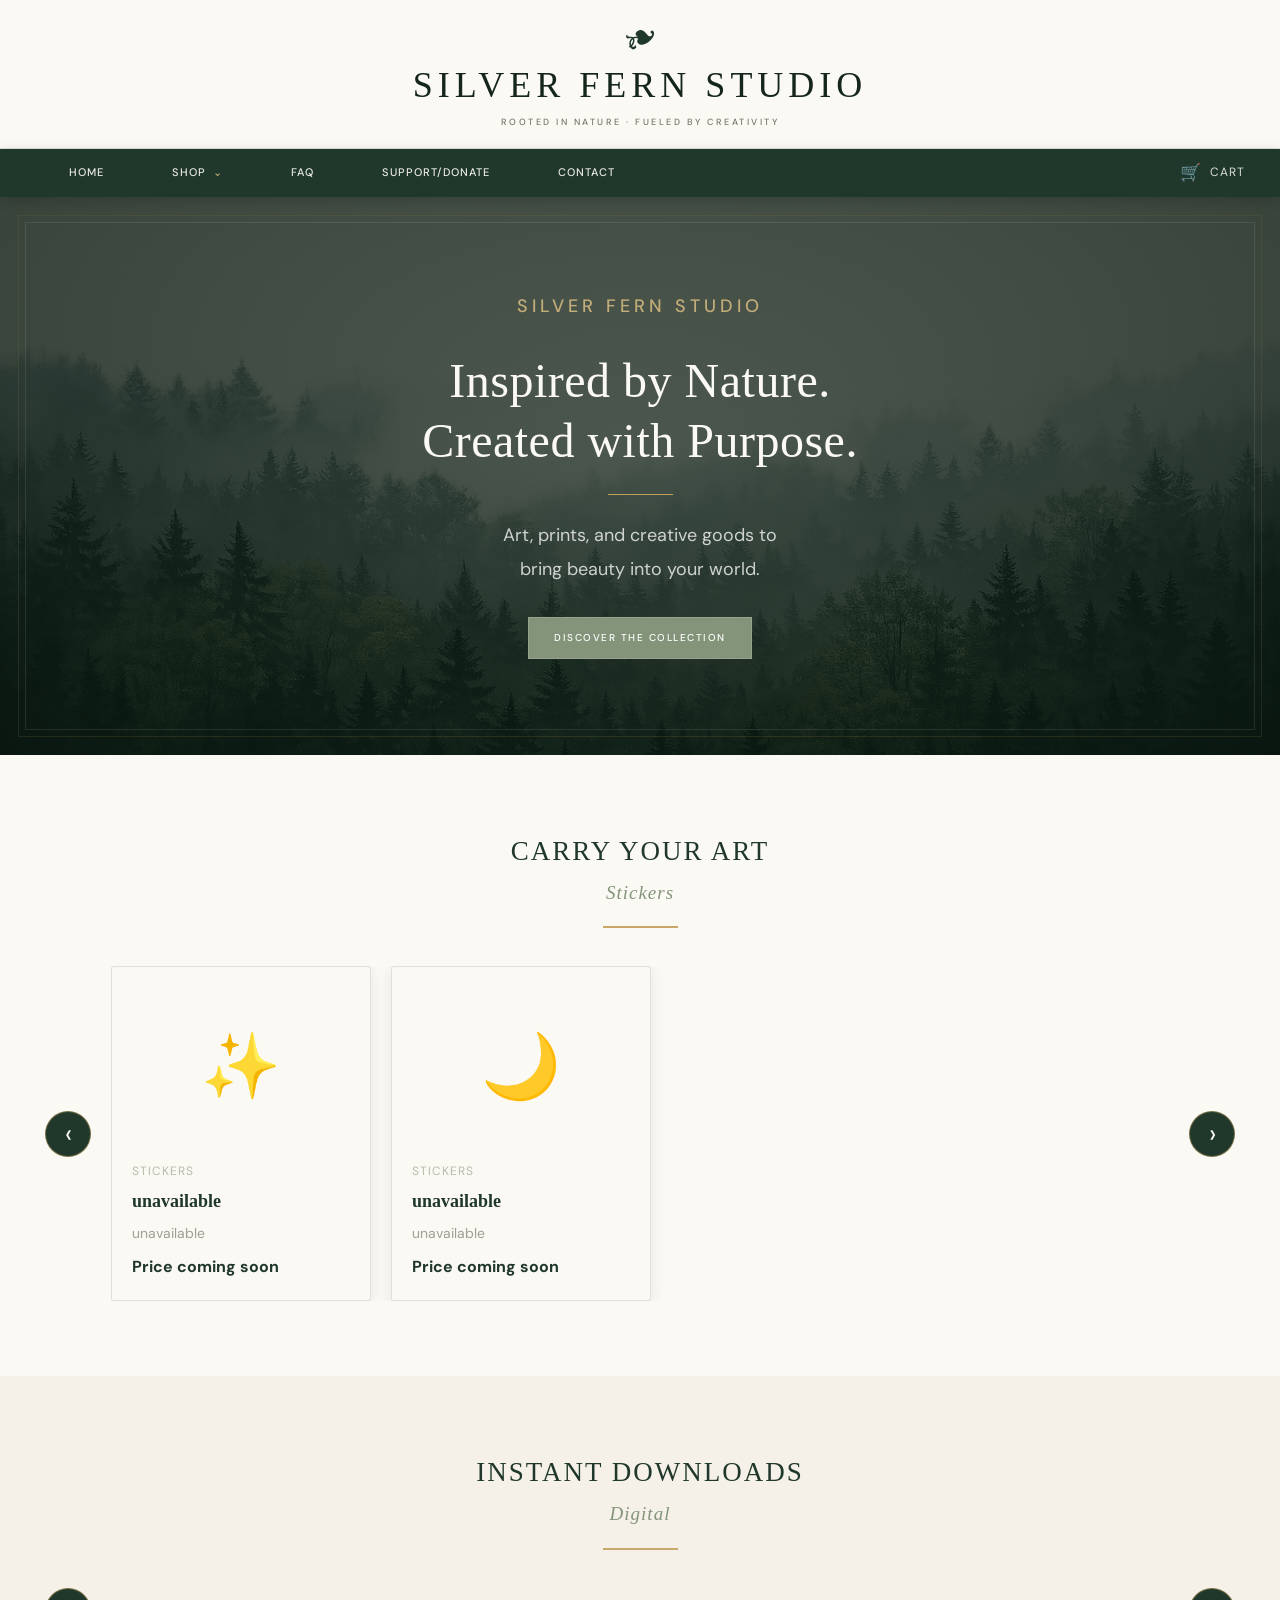
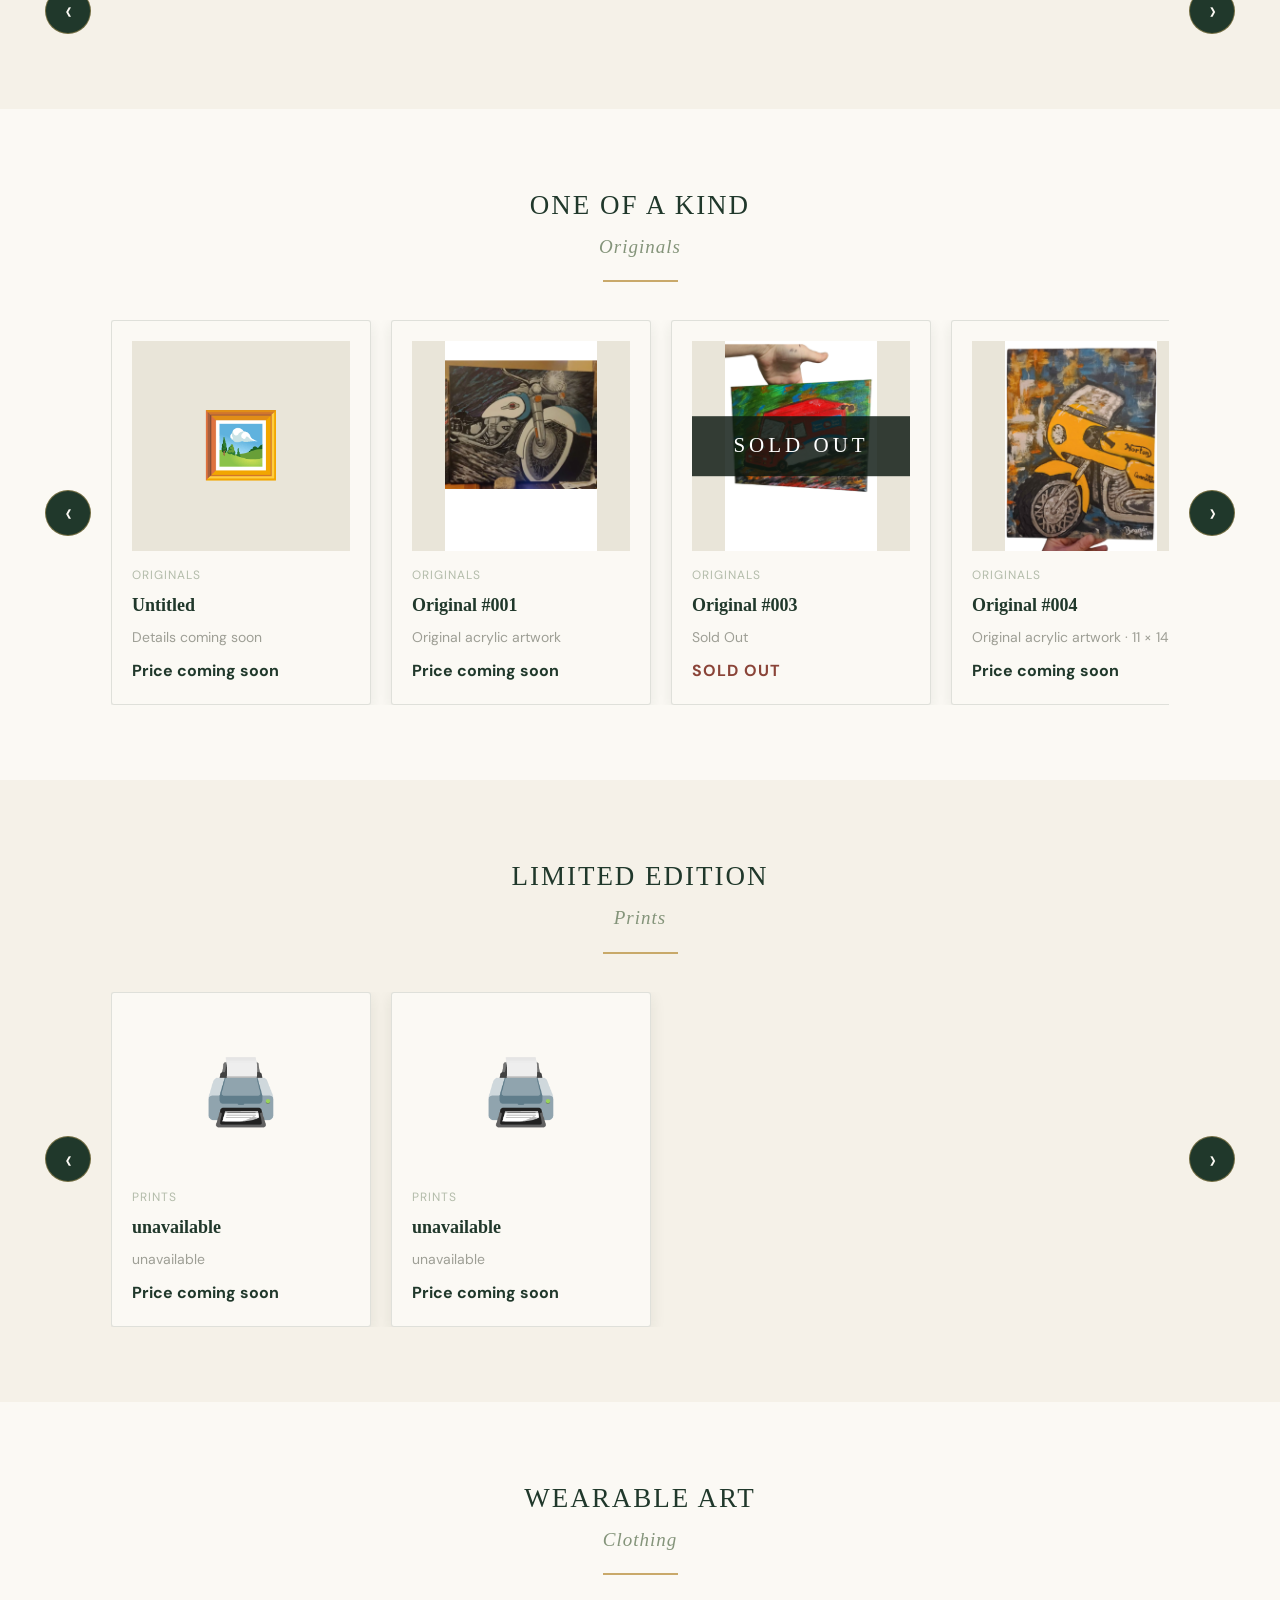
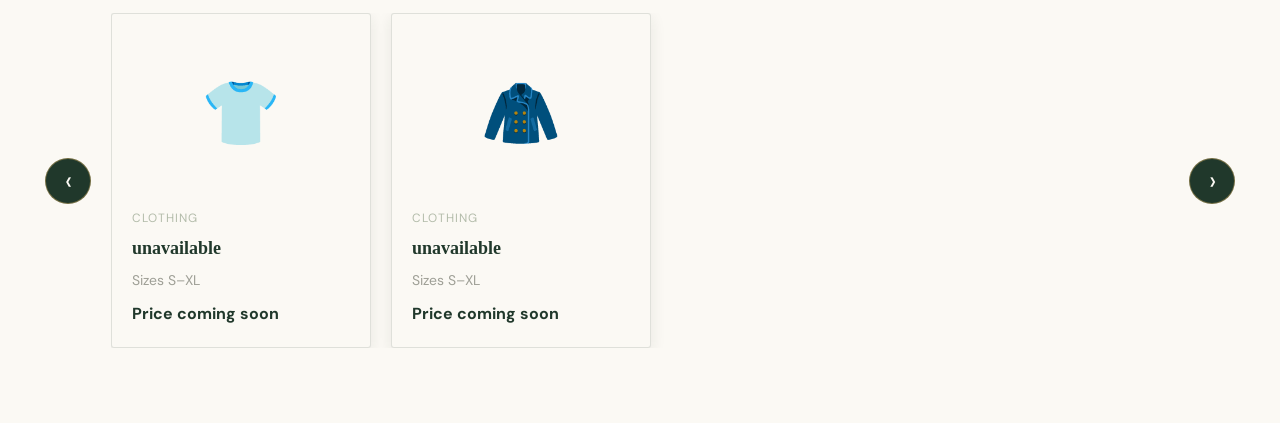
<file: index.html>
<!DOCTYPE html>
<html lang="en">
<head>
    <link href="https://fonts.googleapis.com/css2?family=DM+Sans:wght@300;400;500;700&display=swap" rel="stylesheet">
    <link href="https://fonts.googleapis.com/css2?family=Great+Vibes&display=swap" rel="stylesheet">

    <meta charset="UTF-8" />
    <meta name="viewport" content="width=device-width, initial-scale=1.0" />
    <title>Silver Fern Studio</title>

    <!-- <link rel="stylesheet" href="styles.css"> -->
    <link rel="stylesheet" href="styles.css">
    <link rel="stylesheet" href="styles/global.css">
    <link rel="stylesheet" href="styles/nav.css">
    <link rel="stylesheet" href="styles/mobile.css">
    <link rel="stylesheet" href="styles/home.css">
    <link rel="stylesheet" href="styles/cards.css">
    <link rel="stylesheet" href="styles/popopen.css">
    <link rel="stylesheet" href="styles/donate.css">
    <link rel="stylesheet" href="styles/thankyoucart.css">
    <link rel="stylesheet" href="styles/nature-redesign.css">
    
</head>

<body id="top">

<!-- =========================================================
     SILVER FERN STUDIO HEADER
========================================================= -->

<header class="site-header">

    <!-- CENTERED BRANDING -->
    <div class="brand-header">

        <div class="brand-fern" aria-hidden="true">
            ❧
        </div>

        <a href="#top" class="brand-name">
            SILVER FERN STUDIO
        </a>

        <p class="brand-tagline">
            ROOTED IN NATURE · FUELED BY CREATIVITY
        </p>

    </div>


    <!-- MAIN NAVIGATION -->
    <nav class="nav">

        <div class="nav-links">

            <a href="#top">Home</a>

            <!-- SHOP DROPDOWN -->
            <details class="nav-dropdown">

                <summary>Shop</summary>

                <div class="nav-dropdown-menu">

                    <a href="#originals">Originals</a>
                    <a href="#prints">Prints</a>
                    <a href="#stickers">Stickers</a>
                    <a href="#clothing">Clothing</a>
                    <a href="#stationery">Stationery</a>
                    <a href="#digital">Digital</a>

                </div>

            </details>

            <a href="faq.html">FAQ</a>

            <a href="#" id="supportDonateBtn">
                Support/Donate
            </a>

            <a id="contactButton" class="contact-link">
                Contact
            </a>

        </div>

        <!-- CART -->
        <div class="nav-cart" id="cartButton" role="button" tabindex="0">
            <span class="cart-icon">🛒</span>
            <span>Cart</span>
        </div>

    </nav>

</header>

    
<!-- =========================================================
     BOTANICAL WELCOME HERO
========================================================= -->

<section class="hero">

    <div class="hero-overlay"></div>

    <div class="hero-content">

        <p class="hero-eyebrow">
            SILVER FERN STUDIO
        </p>

        <h1>
            Inspired by Nature.
            <br>
            Created with Purpose.
        </h1>

        <div class="hero-divider"></div>

        <p class="hero-description">
            Art, prints, and creative goods to
            <br>
            bring beauty into your world.
        </p>

        <a href="#originals" class="hero-button">
            DISCOVER THE COLLECTION
        </a>

    </div>

</section>

    <!-- STICKERS -->
    <section id="stickers" class="section">
        <h3 class="section-title">CARRY YOUR ART <span>Stickers</span></h3>
        <div class="section-divider"></div>
        <div class="carousel-wrapper">
            <button class="carousel-arrow carousel-arrow-left">‹</button>
            <div class="carousel-track" id="stickersContainer"></div>
            <button class="carousel-arrow carousel-arrow-right">›</button>
        </div>
    </section>

    <!-- DIGITAL -->
    <section id="digital" class="section">
        <h3 class="section-title">INSTANT DOWNLOADS <span>Digital</span></h3>
        <div class="section-divider"></div>
        <div class="carousel-wrapper">
            <button class="carousel-arrow carousel-arrow-left">‹</button>
            <div class="carousel-track" id="digitalContainer"></div>
            <button class="carousel-arrow carousel-arrow-right">›</button>
        </div>
    </section>
    
    <!-- ORIGINALS -->
    <section id="originals" class="section">
        <h3 class="section-title">ONE OF A KIND <span>Originals</span></h3>
        <div class="section-divider"></div>
        <div class="carousel-wrapper">
            <button class="carousel-arrow carousel-arrow-left">‹</button>
            <div class="carousel-track" id="originalsContainer"></div>
            <button class="carousel-arrow carousel-arrow-right">›</button>
        </div>
    </section>

    <!-- PRINTS -->
    <section id="prints" class="section">
        <h3 class="section-title">LIMITED EDITION <span>Prints</span></h3>
        <div class="section-divider"></div>
        <div class="carousel-wrapper">
            <button class="carousel-arrow carousel-arrow-left">‹</button>
            <div class="carousel-track" id="printsContainer"></div>
            <button class="carousel-arrow carousel-arrow-right">›</button>
        </div>
    </section>

    <!-- CLOTHING -->
    <section id="clothing" class="section">
        <h3 class="section-title">WEARABLE ART <span>Clothing</span></h3>
        <div class="section-divider"></div>
        <div class="carousel-wrapper">
            <button class="carousel-arrow carousel-arrow-left">‹</button>
            <div class="carousel-track" id="clothingContainer"></div>
            <button class="carousel-arrow carousel-arrow-right">›</button>
        </div>
    </section>

    <!-- PRODUCT MODAL -->
    <div id="productModal" class="modal hidden">
        <div class="modal-content">

            <div class="modal-image">
                <div id="emojiFallback" class="emoji-fallback">🖼️</div>
            </div>

            <div class="modal-info">
                <h4 id="modalCategory"></h4>
                <h2 id="modalTitle"></h2>
                <p id="modalDetails"></p>
                <p id="modalPrice" class="price"></p>
                <p id="modalDescription"></p>

                <button id="addToCart" class="btn-primary">ADD TO CART</button>
                <button id="continueBrowsing" class="btn-secondary">CONTINUE BROWSING</button>
            </div>
        </div>
    </div>

    <!-- CONTACT MODAL -->
    <div id="contactModal" class="modal hidden">
        <div class="modal-content contact-content">

            <button class="close-modal" id="closeContact">✖️</button>

            <h2>Contact</h2>
            <p class="contact-sub">Please get in touch!</p>

            <form id="contactForm" class="contact-form">
                <input type="text" id="contactName" placeholder="Name" required>
                <input type="email" id="contactEmail" placeholder="Email" required>
                <textarea id="contactMessage" placeholder="Message" required></textarea>
                <button type="submit" class="btn-primary">SEND</button>
            </form>
        </div>
    </div>

    <!-- CART PANEL -->
    <div id="cartPanel" class="cart hidden">
        <div class="cart-header">
            <h3>Your Cart</h3>
            <button id="closeCart" class="cart-close-btn">✖️</button>
        </div>

        <div id="cartItems" class="cart-items">
            <p class="empty-cart">Your cart is empty</p>
        </div>

        <div class="cart-footer">
            <p class="total">TOTAL <span id="cartTotal">$0.00</span></p>
            <div id="paypal-button-container"></div>
        </div>
    </div>

    
<!-- Support / Donate Popup -->
<div id="donateModal" class="donate-modal">
    <div class="donate-modal-content">

        <button class="donate-close" id="donateCloseBtn" aria-label="Close">&times;</button>

        <h2>Thank You for Your Support ❤️</h2>

        <p>
            I truly appreciate any and all support. Every bit of it helps me
            continue doing what I love, keep creating, and continue improving
            alongside all the amazing people who care about what I create.
        </p>

        <p>
            Your support means more than you know. Whether you're here to enjoy
            what I make, share it with others, or contribute directly, thank
            you for being part of the journey.
        </p>

        <p>
            Every contribution helps me keep creating, learning, improving,
            and bringing new ideas to life.
        </p>

        <p class="donate-thank-you">
            Thank you for believing in what I do and for supporting my work!
        </p>

        <div class="donate-buttons">
            <button class="donate-amount-btn">$5</button>
            <button class="donate-amount-btn">$10</button>
            <button class="donate-amount-btn">$20</button>
            <button class="donate-amount-btn">Custom Amount</button>
        </div>

    </div>
</div>


    <!-- PAYPAL SDK -->
    <script src="https://www.paypal.com/sdk/js?client-id=AbOne0JvXHvae8FA9WTYbEr-2ifdV_YIlh7lV3GUFx3ONG80Ffp8QPASfMT2f_HoX_CrlIGZYA62EACV&currency=USD"></script>

    <script>
        paypal.Buttons({
            createOrder: (data, actions) => actions.order.create({
                purchase_units: [{
                    amount: { value: document.getElementById("cartTotal").textContent.replace("$", "") }
                }]
            }),
            onApprove: (data, actions) =>
                actions.order.capture().then(() => window.location.href = "thankyou.html")
        }).render('#paypal-button-container');
    </script>

    <script src="products.js"></script>
    <script src="script.js"></script>

    <!-- DONATE WINDOW -->
<script>
    const donateModal = document.getElementById("donateModal");
    const supportDonateBtn = document.getElementById("supportDonateBtn");
    const donateCloseBtn = document.getElementById("donateCloseBtn");

    // Open popup
    supportDonateBtn.addEventListener("click", function(event) {
        event.preventDefault();
        donateModal.classList.add("show");
    });

    // Close popup
    donateCloseBtn.addEventListener("click", function() {
        donateModal.classList.remove("show");
    });

    // Close when clicking outside the popup
    donateModal.addEventListener("click", function(event) {
        if (event.target === donateModal) {
            donateModal.classList.remove("show");
        }
    });

    // Close with Escape key
    document.addEventListener("keydown", function(event) {
        if (event.key === "Escape") {
            donateModal.classList.remove("show");
        }
    });


    // =========================================
    // PAYPAL SUPPORT BUTTONS
    // =========================================

    const paypalLink = "https://paypal.me/SilverGamingInc";

    const donateAmountButtons = document.querySelectorAll(".donate-amount-btn");

    donateAmountButtons.forEach(function(button) {

        button.addEventListener("click", function() {

            const amount = button.textContent.trim();

            if (amount === "$5") {
                window.open(paypalLink + "/5", "_blank");
            }

            else if (amount === "$10") {
                window.open(paypalLink + "/10", "_blank");
            }

            else if (amount === "$20") {
                window.open(paypalLink + "/20", "_blank");
            }

            else if (amount === "Custom Amount") {
                window.open(paypalLink, "_blank");
            }

        });

    });
</script>



</body>
</html>
</file>
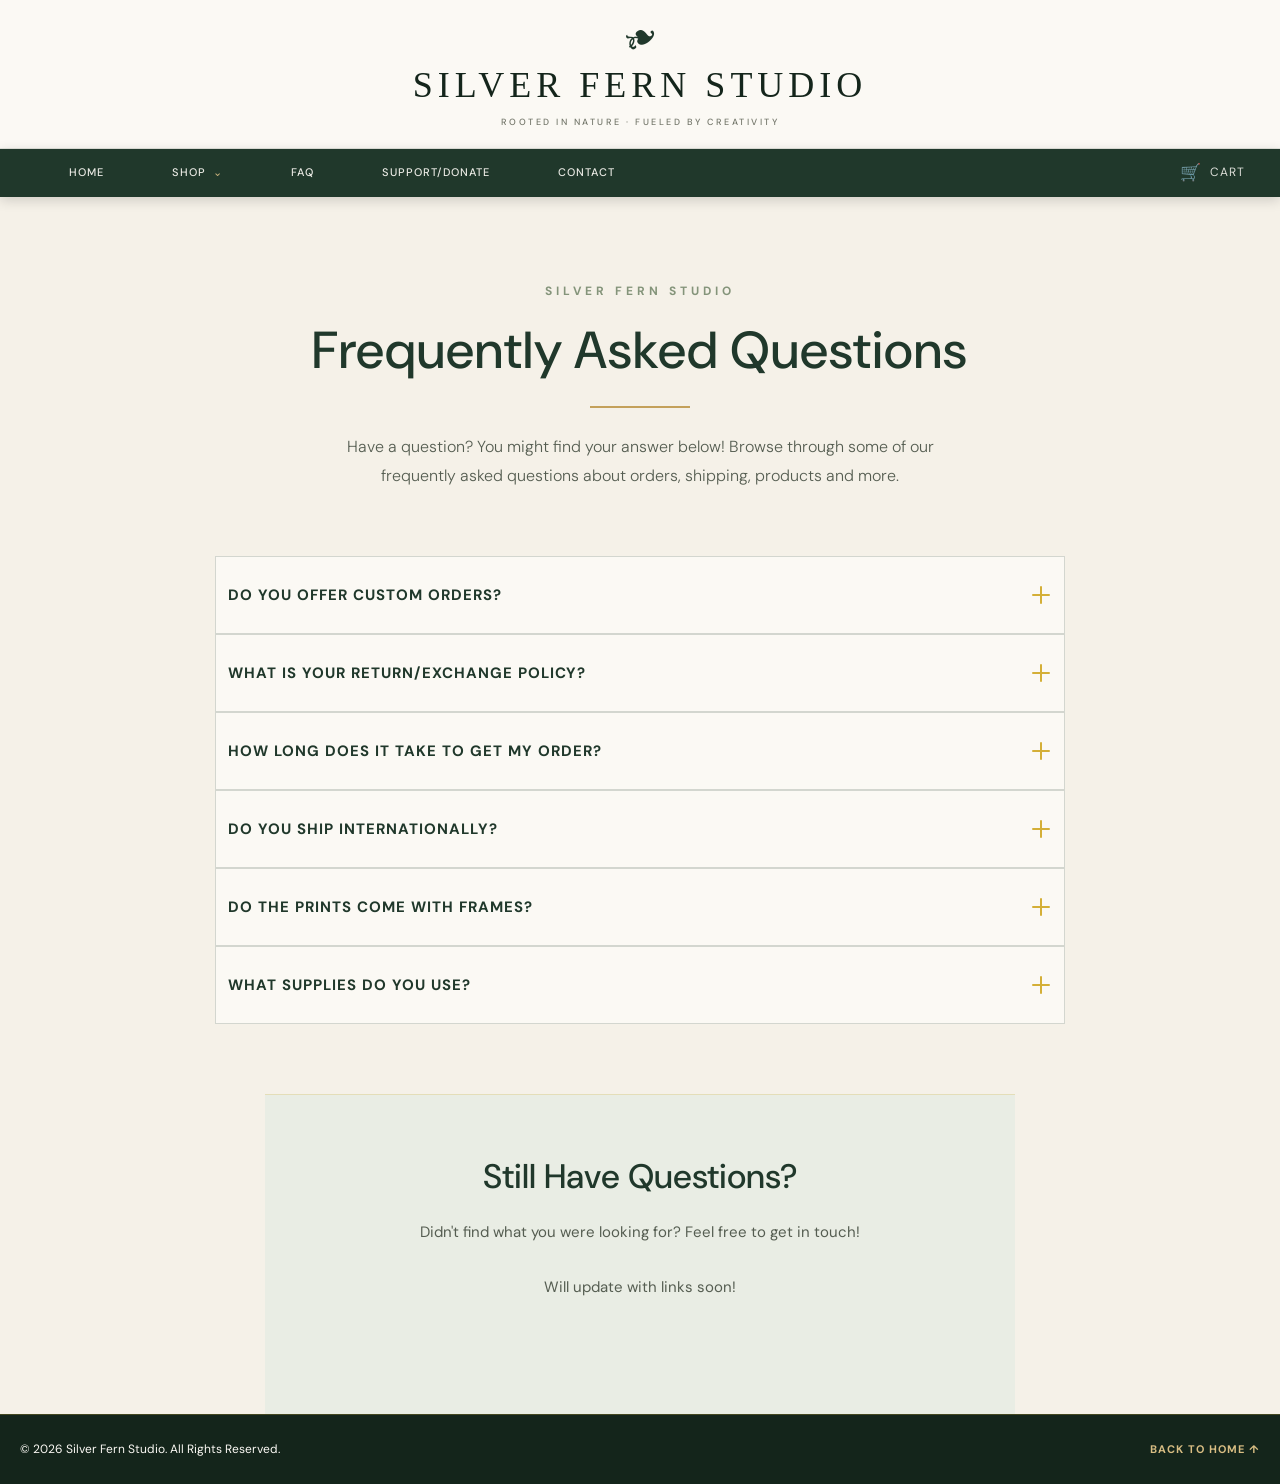
<file: faq.html>
<!DOCTYPE html>
<html lang="en">
<head>
    <meta charset="UTF-8">
    <meta name="viewport" content="width=device-width, initial-scale=1.0">

    <title>FAQ | Silver Fern Studio</title>

    <!-- WEBSITE FONTS -->
    <link href="https://fonts.googleapis.com/css2?family=DM+Sans:wght@300;400;500;700&display=swap" rel="stylesheet">
    <link href="https://fonts.googleapis.com/css2?family=Great+Vibes&display=swap" rel="stylesheet">

    <!-- WEBSITE STYLES -->
    <link rel="stylesheet" href="styles.css">
    <link rel="stylesheet" href="styles/global.css">
    <link rel="stylesheet" href="styles/nav.css">
    <link rel="stylesheet" href="styles/mobile.css">
    <link rel="stylesheet" href="styles/faq.css">
    <link rel="stylesheet" href="styles/nature-redesign.css">

    <!-- POPUPS, DONATE AND CART STYLES -->
    <link rel="stylesheet" href="styles/popopen.css">
    <link rel="stylesheet" href="styles/donate.css">
    <link rel="stylesheet" href="styles/thankyoucart.css">

</head>

<body id="top">

<!-- =========================================================
     NAVIGATION
========================================================= -->

<header class="site-header">

    <div class="brand-header">

        <div class="brand-fern" aria-hidden="true">
            ❧
        </div>

        <a href="index.html#top" class="brand-name">
            SILVER FERN STUDIO
        </a>

        <p class="brand-tagline">
            ROOTED IN NATURE · FUELED BY CREATIVITY
        </p>

    </div>

    <nav class="nav">

        <div class="nav-links">

            <a href="index.html#top">Home</a>

            <details class="nav-dropdown">

                <summary>Shop</summary>

                <div class="nav-dropdown-menu">

                    <a href="index.html#originals">Originals</a>
                    <a href="index.html#prints">Prints</a>
                    <a href="index.html#stickers">Stickers</a>
                    <a href="index.html#clothing">Clothing</a>
                    <a href="index.html#stationery">Stationery</a>
                    <a href="index.html#digital">Digital</a>

                </div>

            </details>

            <a href="faq.html">FAQ</a>

            <a href="#" id="supportDonateBtn">Support/Donate</a>

            <a id="contactButton" class="contact-link">Contact</a>

        </div>

        <div class="nav-cart" id="cartButton" role="button" tabindex="0">
            <span class="cart-icon">🛒</span>
            <span>Cart</span>
        </div>

    </nav>

</header>

<!-- =========================================================
     FAQ PAGE
========================================================= -->

<main id="faq-page">

    <!-- PAGE HEADING -->
    <section class="faq-hero">

        <p class="faq-eyebrow">SILVER FERN STUDIO</p>

        <h1>Frequently Asked Questions</h1>

        <div class="faq-divider"></div>

        <p class="faq-intro">
            Have a question? You might find your answer below!
            Browse through some of our frequently asked questions
            about orders, shipping, products and more.
        </p>

    </section>


    <!-- FAQ ACCORDION -->
    <section class="faq-container">

        <!-- QUESTION 1 -->
        <details class="faq-item">

            <summary>
                <span>DO YOU OFFER CUSTOM ORDERS?</span>
                <span class="faq-icon"></span>
            </summary>

            <div class="faq-answer">
                <p>
                    I don’t offer any custom orders, as I need to
                    concentrate on the items that are on my website.
                    I’m sorry!
                </p>
            </div>

        </details>


        <!-- QUESTION 2 -->
        <details class="faq-item">

            <summary>
                <span>WHAT IS YOUR RETURN/EXCHANGE POLICY?</span>
                <span class="faq-icon"></span>
            </summary>

            <div class="faq-answer">

                <p>
                    I typically do not accept returns or exchanges
                    due to the made-to-order nature of my shop.
                    However, I will refund you or replace the item
                    if it is damaged in the mail or if the item is
                    defective.
                </p>

                <p>
                    Just email me about any issues
                    (<a href="mailto:silvers.vibrant.ventures@outlook.com">
                    silvers.vibrant.ventures@outlook.com</a>), and I'll be happy
                    to help!
                </p>

            </div>

        </details>


        <!-- QUESTION 3 -->
        <details class="faq-item">

            <summary>
                <span>HOW LONG DOES IT TAKE TO GET MY ORDER?</span>
                <span class="faq-icon"></span>
            </summary>

            <div class="faq-answer">
                <p>
                    Most items are shipped out in 2–5 days.
                </p>
            </div>

        </details>


        <!-- QUESTION 4 -->
        <details class="faq-item">

            <summary>
                <span>DO YOU SHIP INTERNATIONALLY?</span>
                <span class="faq-icon"></span>
            </summary>

            <div class="faq-answer">

                <p>
                    I am only able to ship items from my website
                    to Canada at this time.
                </p>

                <p>
                    I also have a Redbubble shop.
                </p>

                <p>
                    You can explore these additional shops below:
                </p>

                <ul>
                    <li>
                        <a href="https://www.redbubble.com/people/SilverMumm/shop/"
                           target="_blank"
                           rel="noopener">
                            Redbubble
                        </a>
                    </li>
                </ul>

            </div>

        </details>


        <!-- QUESTION 5 -->
        <details class="faq-item">

            <summary>
                <span>DO THE PRINTS COME WITH FRAMES?</span>
                <span class="faq-icon"></span>
            </summary>

            <div class="faq-answer">
                <p>
                    My prints do not come with frames. Sorry.
                </p>
            </div>

        </details>


        <!-- QUESTION 6 -->
        <details class="faq-item">

            <summary>
                <span>WHAT SUPPLIES DO YOU USE?</span>
                <span class="faq-icon"></span>
            </summary>

            <div class="faq-answer">
                <p>
                    Will update with links soon!
                </p>
            </div>

        </details>

    </section>


    <!-- CONTACT SECTION -->
    <section class="faq-contact">

        <h2>Still Have Questions?</h2>

        <p>
            Didn't find what you were looking for?
            Feel free to get in touch!
        </p>

        <p>
            Will update with links soon!
        </p>

    </section>

</main>


<!-- =========================================================
     PRODUCT MODAL
     Required by the shared website script
========================================================= -->

<div id="productModal" class="modal hidden">

    <div class="modal-content">

        <div class="modal-image">
            <div id="emojiFallback" class="emoji-fallback">🖼️</div>
        </div>

        <div class="modal-info">

            <h4 id="modalCategory"></h4>
            <h2 id="modalTitle"></h2>
            <p id="modalDetails"></p>
            <p id="modalPrice" class="price"></p>
            <p id="modalDescription"></p>

            <button id="addToCart" class="btn-primary">
                ADD TO CART
            </button>

            <button id="continueBrowsing" class="btn-secondary">
                CONTINUE BROWSING
            </button>

        </div>

    </div>

</div>


<!-- =========================================================
     CONTACT MODAL
========================================================= -->

<div id="contactModal" class="modal hidden">

    <div class="modal-content contact-content">

        <button class="close-modal" id="closeContact">✖️</button>

        <h2>Contact</h2>

        <p class="contact-sub">Please get in touch!</p>

        <form id="contactForm" class="contact-form">

            <input type="text"
                   id="contactName"
                   placeholder="Name"
                   required>

            <input type="email"
                   id="contactEmail"
                   placeholder="Email"
                   required>

            <textarea id="contactMessage"
                      placeholder="Message"
                      required></textarea>

            <button type="submit" class="btn-primary">
                SEND
            </button>

        </form>

    </div>

</div>


<!-- =========================================================
     CART PANEL
========================================================= -->

<div id="cartPanel" class="cart hidden">

    <div class="cart-header">

        <h3>Your Cart</h3>

        <button id="closeCart" class="cart-close-btn">
            ✖️
        </button>

    </div>

    <div id="cartItems" class="cart-items">

        <p class="empty-cart">Your cart is empty</p>

    </div>

    <div class="cart-footer">

        <p class="total">
            TOTAL <span id="cartTotal">$0.00</span>
        </p>

        <div id="paypal-button-container"></div>

    </div>

</div>


<!-- =========================================================
     SUPPORT / DONATE POPUP
========================================================= -->

<div id="donateModal" class="donate-modal">

    <div class="donate-modal-content">

        <button class="donate-close"
                id="donateCloseBtn"
                aria-label="Close">
            &times;
        </button>

        <h2>Thank You for Your Support ❤️</h2>

        <p>
            I truly appreciate any and all support. Every bit of it helps me
            continue doing what I love, keep creating, and continue improving
            alongside all the amazing people who care about what I create.
        </p>

        <p>
            Your support means more than you know. Whether you're here to enjoy
            what I make, share it with others, or contribute directly, thank
            you for being part of the journey.
        </p>

        <p>
            Every contribution helps me keep creating, learning, improving,
            and bringing new ideas to life.
        </p>

        <p class="donate-thank-you">
            Thank you for believing in what I do and for supporting my work!
        </p>

        <div class="donate-buttons">

            <button class="donate-amount-btn">$5</button>
            <button class="donate-amount-btn">$10</button>
            <button class="donate-amount-btn">$20</button>
            <button class="donate-amount-btn">Custom Amount</button>

        </div>

    </div>

</div>


<!-- =========================================================
     FOOTER
========================================================= -->

<footer class="faq-footer">

    <p>
        © 2026 Silver Fern Studio. All Rights Reserved.
    </p>

    <a href="index.html#top">BACK TO HOME ↑</a>

</footer>


<!-- =========================================================
     PAYPAL SDK
========================================================= -->

<script src="https://www.paypal.com/sdk/js?client-id=AbOne0JvXHvae8FA9WTYbEr-2ifdV_YIlh7lV3GUFx3ONG80Ffp8QPASfMT2f_HoX_CrlIGZYA62EACV&currency=USD"></script>

<script>

    paypal.Buttons({

        createOrder: (data, actions) => actions.order.create({

            purchase_units: [{
                amount: {
                    value: document.getElementById("cartTotal")
                        .textContent.replace("$", "")
                }
            }]

        }),

        onApprove: (data, actions) =>
            actions.order.capture().then(() =>
                window.location.href = "thankyou.html"
            )

    }).render('#paypal-button-container');

</script>


<!-- =========================================================
     WEBSITE JAVASCRIPT
========================================================= -->

<script src="products.js"></script>
<script src="script.js"></script>


<!-- =========================================================
     DONATE WINDOW JAVASCRIPT
========================================================= -->

<script>

    const donateModal = document.getElementById("donateModal");
    const supportDonateBtn = document.getElementById("supportDonateBtn");
    const donateCloseBtn = document.getElementById("donateCloseBtn");


    // OPEN DONATE POPUP
    supportDonateBtn.addEventListener("click", function(event) {

        event.preventDefault();

        donateModal.classList.add("show");

    });


    // CLOSE DONATE POPUP
    donateCloseBtn.addEventListener("click", function() {

        donateModal.classList.remove("show");

    });


    // CLOSE WHEN CLICKING OUTSIDE POPUP
    donateModal.addEventListener("click", function(event) {

        if (event.target === donateModal) {

            donateModal.classList.remove("show");

        }

    });


    // CLOSE WITH ESCAPE KEY
    document.addEventListener("keydown", function(event) {

        if (event.key === "Escape") {

            donateModal.classList.remove("show");

        }

    });


    // PAYPAL SUPPORT BUTTONS

    const paypalLink = "https://paypal.me/SilverGamingInc";

    const donateAmountButtons =
        document.querySelectorAll(".donate-amount-btn");


    donateAmountButtons.forEach(function(button) {

        button.addEventListener("click", function() {

            const amount = button.textContent.trim();

            if (amount === "$5") {

                window.open(paypalLink + "/5", "_blank");

            }

            else if (amount === "$10") {

                window.open(paypalLink + "/10", "_blank");

            }

            else if (amount === "$20") {

                window.open(paypalLink + "/20", "_blank");

            }

            else if (amount === "Custom Amount") {

                window.open(paypalLink, "_blank");

            }

        });

    });

</script>


</body>
</html>
</file>
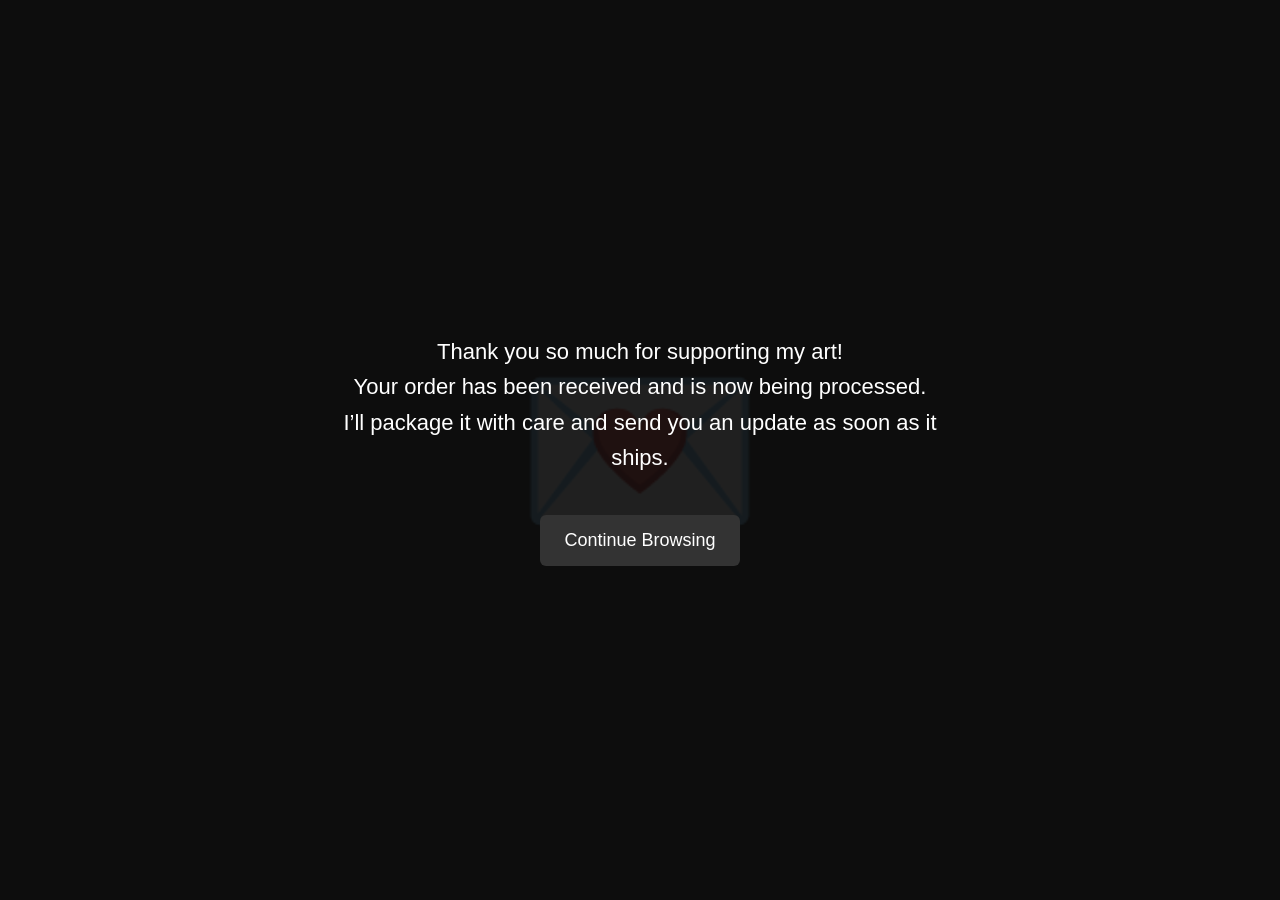
<file: thankyou.html>
<!DOCTYPE html>
<html lang="en">
<head>
    <meta charset="UTF-8" />
    <meta name="viewport" content="width=device-width, initial-scale=1.0" />
    <title>Thank You!</title>
    <link rel="stylesheet" href="styles.css" />
</head>

<body>

    <div class="thankyou-wrapper">

        <div class="thankyou-message">
            Thank you so much for supporting my art!<br>
            Your order has been received and is now being processed.<br>
            I’ll package it with care and send you an update as soon as it ships.
        </div>

        <a href="/" class="browse-btn">Continue Browsing</a>

    </div>

</body>
</html>
</file>
<file: styles.css>
/* ------------------------------
   GLOBAL STYLES
------------------------------ */

* {
    margin: 0;
    padding: 0;
    box-sizing: border-box;
}

body {
    background: #0d0d0d;
    color: #ffffff;
    font-family: "DM Sans", sans-serif;
    line-height: 1.5;
    overflow-x: hidden;
    position: relative;
}

/* FOREST BACKGROUND (30% opacity) */
body::before {
    content: "";
    position: fixed;
    inset: 0;
    background: url("assets/forest-bg.png") top center no-repeat;
    background-size: cover;
    opacity: 0.30;
    pointer-events: none;
    z-index: -1;
}

img {
    max-width: 100%;
    display: block;
}

a {
    text-decoration: none;
    color: inherit;
}

.section {
    padding: 80px 40px;
}

.section-title {
    font-size: 28px;
    font-weight: 700;
    margin-bottom: 30px;
    text-transform: uppercase;
    letter-spacing: 1px;
}

.section-title span {
    font-weight: 300;
    opacity: 0.8;
}

/* GOLD DIVIDER BETWEEN TITLE AND CAROUSEL */
.section-divider {
    width: 160px;
    height: 1px;
    background: #d4af37;
    opacity: 0.8;
    margin: 0 auto 40px auto;
}

/* ------------------------------
   NAVIGATION
------------------------------ */

.nav {
    width: 100%;
    padding: 20px 40px;
    display: flex;
    justify-content: space-between;
    align-items: center;
    background: #0d0d0d;
    position: sticky;
    top: 0;
    z-index: 1000;
}

.logo {
    font-size: 22px;
    font-weight: 700;
}

.nav-links a {
    margin: 0 15px;
    font-size: 14px;
    opacity: 0.8;
    transition: 0.2s;
}

.nav-links a:hover {
    opacity: 1;
}

/* CONTACT LINK */
.contact-link {
    cursor: pointer;
    opacity: 0.85;
    transition: 0.2s ease;
}

.contact-link:hover {
    opacity: 1;
}

/* 🧺 CART BUTTON */
.nav-cart {
    display: flex;
    align-items: center;
    gap: 6px;
    font-size: 18px;
    cursor: pointer;
    opacity: 0.85;
    transition: transform 0.15s ease, opacity 0.2s ease;
}

.nav-cart:hover {
    opacity: 1;
    transform: translateY(-2px);
}

/* ------------------------------
   HERO SECTION
------------------------------ */

.hero {
    height: 70vh;
    display: flex;
    align-items: center;
    justify-content: center;
    text-align: center;
    background: linear-gradient(to bottom, #1a1a1a, #0d0d0d);
    padding: 40px;
    position: relative;
}

.hero-logo-wrapper {
    position: relative;
    display: inline-block;
    margin-bottom: 20px;
}

.fern-bg {
    position: absolute;
    top: 50%;
    left: 50%;
    width: 380px;
    opacity: 0.12;
    transform: translate(-50%, -50%);
    pointer-events: none;
}

.hero-silver {
    font-family: "Great Vibes", cursive;
    font-size: 82px;
    font-weight: 400;
    margin: 0;
    z-index: 2;
    position: relative;
}

.hero-fern {
    font-size: 42px;
    font-weight: 700;
    letter-spacing: 2px;
    margin-top: -10px;
    z-index: 2;
    position: relative;
}

.hero-tagline {
    font-size: 20px;
    opacity: 0.85;
    margin-bottom: 30px;
}

.hero-content h2 {
    font-size: 42px;
    margin-bottom: 20px;
    font-weight: 700;
}

.hero-content p {
    font-size: 18px;
    margin-bottom: 30px;
    opacity: 0.85;
}

.btn-primary {
    background: #f5c542;
    color: #000;
    padding: 14px 28px;
    border-radius: 4px;
    font-weight: 700;
    cursor: pointer;
    transition: 0.2s;
}

.btn-primary:hover {
    background: #ffdd66;
}

.btn-secondary {
    background: #222;
    color: #fff;
    padding: 12px 24px;
    border-radius: 4px;
    margin-left: 10px;
    cursor: pointer;
    transition: 0.2s;
}

.btn-secondary:hover {
    background: #333;
}

/* ------------------------------
   CAROUSEL LAYOUT
------------------------------ */

.carousel-wrapper {
    position: relative;
    display: flex;
    align-items: center;
    gap: 20px;
}

.carousel-track {
    overflow: hidden;
    flex: 1;
}

.carousel-track-inner {
    display: flex;
    transition: transform 0.3s ease;
    will-change: transform;
}

/* ------------------------------
   PRODUCT CARDS
------------------------------ */

.card {
    background: #2a2a2a;
    border-radius: 12px;
    padding: 20px;
    margin-right: 20px;
    min-width: 260px;
    max-width: 280px;
    flex: 0 0 auto;
    position: relative;
    cursor: pointer;
    transition: background 0.2s ease, transform 0.2s ease, box-shadow 0.2s ease;
    box-shadow: 0 8px 18px rgba(0,0,0,0.35);
}

.card:hover {
    background: #242424;
    transform: translateY(-3px);
    box-shadow: 0 12px 24px rgba(0,0,0,0.45);
}

.card-emoji {
    width: 100%;
    height: 160px;
    display: flex;
    align-items: center;
    justify-content: center;
    font-size: 64px;
    margin-bottom: 15px;
}

.card-category {
    font-size: 12px;
    opacity: 0.6;
    text-transform: uppercase;
}

.card-title {
    font-size: 18px;
    margin: 6px 0;
    font-weight: 600;
}

.card-details {
    font-size: 14px;
    opacity: 0.7;
}

.card-price {
    margin-top: 10px;
    font-size: 16px;
    font-weight: 700;
}

/* ------------------------------
   HOVER OVERLAY
------------------------------ */

.card-overlay {
    position: absolute;
    inset: 0;
    background: rgba(0,0,0,0.55);
    border-radius: 12px;
    display: flex;
    align-items: center;
    justify-content: center;
    opacity: 0;
    pointer-events: none;
    transition: opacity 0.2s ease;
}

.card:hover .card-overlay {
    opacity: 1;
    pointer-events: auto;
}

.view-btn {
    background: linear-gradient(to bottom, #f0d26a, #e6b93c);
    color: #000;
    padding: 12px 26px;
    border-radius: 8px;
    font-weight: 700;
    font-size: 16px;
    border: none;
    cursor: pointer;
    box-shadow: 0 4px 0 #b08a24, 0 6px 12px rgba(0,0,0,0.4);
    transition: all 0.15s ease;
}

.view-btn:active {
    transform: translateY(3px);
    box-shadow: 0 1px 0 #b08a24, 0 3px 6px rgba(0,0,0,0.3);
}

/* ------------------------------
   CAROUSEL ARROWS
------------------------------ */

.carousel-arrow {
    background: linear-gradient(to bottom, #f0d26a, #e6b93c);
    color: #000;
    border: none;
    border-radius: 50%;
    width: 72px;
    height: 72px;
    font-size: 40px;
    font-weight: 700;
    display: flex;
    align-items: center;
    justify-content: center;
    cursor: pointer;
    box-shadow: 0 6px 0 #b08a24, 0 10px 20px rgba(0,0,0,0.5);
    transition: transform 0.15s ease, box-shadow 0.15s ease, opacity 0.2s ease;
    flex-shrink: 0;
}

.carousel-arrow:hover {
    transform: translateY(-2px);
    box-shadow: 0 8px 0 #b08a24, 0 14px 24px rgba(0,0,0,0.6);
}

.carousel-arrow:active {
    transform: translateY(3px);
    box-shadow: 0 3px 0 #b08a24, 0 8px 16px rgba(0,0,0,0.4);
}

.carousel-arrow.disabled {
    opacity: 0.35;
    cursor: default;
}

/* ------------------------------
   PRODUCT MODAL
------------------------------ */

.modal {
    position: fixed;
    top: 0;
    left: 0;
    width: 100%;
    height: 100%;
    background: rgba(0,0,0,0.85);
    display: flex;
    justify-content: center;
    align-items: center;
    padding: 40px;
    z-index: 5000;
}

.hidden {
    display: none !important;
}

.modal-content {
    background: #1a1a1a;
    padding: 30px;
    border-radius: 10px;
    width: 900px;
    max-width: 95%;
    display: flex;
    gap: 30px;
}

.modal-image {
    display: flex;
    align-items: center;
    justify-content: center;
}

.emoji-fallback {
    font-size: 140px;
}

/* ------------------------------
   MODAL TEXT
------------------------------ */

.modal-info h4 {
    opacity: 0.6;
    text-transform: uppercase;
    font-size: 14px;
}

.modal-info h2 {
    font-size: 32px;
    margin: 10px 0;
}

.modal-info .price {
    font-size: 22px;
    margin: 10px 0;
}

/* ------------------------------
   CONTACT MODAL
------------------------------ */

.contact-content {
    flex-direction: column;
    text-align: center;
}

.contact-sub {
    opacity: 0.7;
    margin-bottom: 20px;
}

.contact-form {
    display: flex;
    flex-direction: column;
    gap: 15px;
    width: 100%;
}

.contact-form input,
.contact-form textarea {
    background: #222;
    border: 1px solid #333;
    padding: 12px;
    border-radius: 6px;
    color: white;
    font-size: 16px;
}

.contact-form textarea {
    height: 120px;
    resize: none;
}

/* ------------------------------
   CART PANEL
------------------------------ */

.cart {
    position: fixed;
    right: 0;
    top: 0;
    width: 380px;
    height: 100%;
    background: #111;
    padding: 20px;
    border-left: 2px solid #222;
    display: flex;
    flex-direction: column;
    z-index: 6000;
    overflow: hidden;
}

.cart-close-btn {
    background: #222;
    border: 1px solid #444;
    color: #fff;
    font-size: 18px;
    width: 32px;
    height: 32px;
    border-radius: 6px;
    cursor: pointer;
    display: flex;
    align-items: center;
    justify-content: center;
    transition: 0.2s ease;
}

.cart-close-btn:hover {
    background: #333;
}

.cart-header {
    display: flex;
    justify-content: space-between;
    align-items: center;
}

.cart-items {
    flex: 1;
    margin-top: 20px;
    overflow-y: auto;
}

.empty-cart {
    opacity: 0.6;
    text-align: center;
    margin-top: 40px;
}

.cart-item {
    display: flex;
    justify-content: space-between;
    align-items: center;
    background: #1a1a1a;
    padding: 10px;
    border-radius: 6px;
    margin-bottom: 10px;
}

.cart-item-info {
    display: flex;
    flex-direction: column;
}

.cart-item-title {
    font-size: 14px;
}

.cart-item-price {
    font-size: 14px;
    opacity: 0.8;
}

.remove-item {
    background: #333;
    border: 1px solid #444;
    color: #fff;
    width: 28px;
    height: 28px;
    border-radius: 4px;
    cursor: pointer;
    transition: 0.2s ease;
}

.remove-item:hover {
    background: #444;
}

.cart-footer {
    border-top: 1px solid #333;
    padding-top: 20px;
}

.total {
    font-size: 18px;
    margin-bottom: 20px;
}

#paypal-button-container {
    margin-top: 10px;
}

/* ------------------------------
   THANK YOU PAGE
------------------------------ */

.thankyou-wrapper {
    position: relative;
    text-align: center;
    padding: 80px 20px;
    min-height: 100vh;
    background: #0d0d0d;
    display: flex;
    flex-direction: column;
    justify-content: center;
    align-items: center;
}

.thankyou-wrapper::before {
    content: "💌";
    position: absolute;
    font-size: 200px;
    opacity: 0.08;
    top: 50%;
    left: 50%;
    transform: translate(-50%, -50%);
    pointer-events: none;
}

.thankyou-message {
    position: relative;
    font-size: 22px;
    line-height: 1.6;
    max-width: 600px;
    margin-bottom: 40px;
    z-index: 2;
}

.browse-btn {
    position: relative;
    display: inline-block;
    padding: 12px 24px;
    background: #333;
    color: white;
    text-decoration: none;
    border-radius: 6px;
    font-size: 18px;
    transition: background 0.2s ease;
    z-index: 2;
}

.browse-btn:hover {
    background: #555;
}

/* ------------------------------
   RESPONSIVE
------------------------------ */

@media (max-width: 1024px) {
    .card {
        min-width: 220px;
        max-width: 240px;
    }

    .carousel-arrow {
        width: 60px;
        height: 60px;
        font-size: 32px;
    }
}

@media (max-width: 768px) {
    .section {
        padding: 60px 20px;
    }

    .carousel-wrapper {
        gap: 10px;
    }

    .carousel-arrow {
        width: 52px;
        height: 52px;
        font-size: 28px;
    }

    .card {
        min-width: 200px;
        max-width: 220px;
        margin-right: 14px;
    }

    .hero-content h2 {
        font-size: 32px;
    }

    .modal-content {
        flex-direction: column;
        text-align: center;
    }

    .modal-image {
        margin: 0 auto;
    }
}
</file>
<file: styles/global.css>
/* ------------------------------
   GLOBAL STYLES
------------------------------ */

/* GLOBAL RESET */
* {
    margin: 0;
    padding: 0;
    box-sizing: border-box;
}


/* GLOBAL BODY */
body {
    background: #0d0d0d;
    color: #ffffff;
    font-family: "DM Sans", sans-serif;
    line-height: 1.5;
    overflow-x: hidden;
    position: relative;
}


/* FOREST BACKGROUND */
body::before {
    content: "";
    position: fixed;
    inset: 0;
    background: url("assets/forest-bg.png") top center no-repeat;
    background-size: cover;
    opacity: 0.30;
    pointer-events: none;
    z-index: -1;
}


/* GLOBAL IMAGES */
img {
    max-width: 100%;
    display: block;
}


/* GLOBAL LINKS */
a {
    text-decoration: none;
    color: inherit;
}


/* ------------------------------
   SHARED SECTION STYLES
------------------------------ */

.section {
    padding: 80px 40px;
}

.section-title {
    font-size: 28px;
    font-weight: 700;
    margin-bottom: 30px;
    text-transform: uppercase;
    letter-spacing: 1px;
}

.section-title span {
    font-weight: 300;
    opacity: 0.8;
}


/* GOLD DIVIDER BETWEEN TITLE AND CONTENT */
.section-divider {
    width: 160px;
    height: 1px;
    background: #d4af37;
    opacity: 0.8;
    margin: 0 auto 40px auto;
}


/* ------------------------------
   GLOBAL UTILITY
------------------------------ */

.hidden {
    display: none !important;
}


/* ------------------------------
   RESPONSIVE GLOBAL SECTION
------------------------------ */

@media (max-width: 768px) {
    .section {
        padding: 60px 20px;
    }
}
</file>
<file: styles/nav.css>
/* =========================================================
   SILVER FERN STUDIO
   GLOBAL NAVIGATION STYLES
========================================================= */


/* =========================================================
   MAIN NAVIGATION BAR
========================================================= */

.nav {
    width: 100%;
    padding: 20px 40px;

    display: flex;
    justify-content: space-between;
    align-items: center;

    background: #0d0d0d;

    position: sticky;
    top: 0;
    z-index: 1000;
}


/* =========================================================
   LEFT SIDE / LOGO
========================================================= */

.nav-left {
    display: flex;
    align-items: center;
    flex-shrink: 0;
}

.logo {
    font-size: 22px;
    font-weight: 700;
    color: #ffffff;
    margin: 0;
}


/* =========================================================
   NAVIGATION LINKS
========================================================= */

.nav-links {
    display: flex;
    align-items: center;
}

.nav-links a {
    margin: 0 15px;
    font-size: 14px;
    color: #ffffff;
    opacity: 0.8;
    text-decoration: none;
    white-space: nowrap;
    transition: 0.2s ease;
}

.nav-links a:hover {
    opacity: 1;
}


/* =========================================================
   CONTACT LINK
========================================================= */

.contact-link {
    cursor: pointer;
    opacity: 0.85;
    transition: 0.2s ease;
}

.contact-link:hover {
    opacity: 1;
}


/* =========================================================
   SHOPPING CART BUTTON
========================================================= */

.nav-cart {
    display: flex;
    align-items: center;
    gap: 6px;

    font-size: 18px;
    color: #ffffff;

    cursor: pointer;
    opacity: 0.85;

    white-space: nowrap;
    flex-shrink: 0;

    transition:
        transform 0.15s ease,
        opacity 0.2s ease;
}

.nav-cart:hover {
    opacity: 1;
    transform: translateY(-2px);
}


/* =========================================================
   KEYBOARD ACCESSIBILITY
========================================================= */

.nav-links a:focus-visible,
.nav-cart:focus-visible {
    outline: 2px solid #d4af37;
    outline-offset: 4px;
}


/* =========================================================
   RESPONSIVE NAVIGATION
========================================================= */

@media (max-width: 1024px) {

    .nav {
        padding: 18px 25px;
    }

    .nav-links a {
        margin: 0 9px;
        font-size: 13px;
    }

}


/* =========================================================
   MOBILE
========================================================= */

@media (max-width: 768px) {

    .nav {
        padding: 15px 18px;
        flex-wrap: wrap;
        gap: 12px;
    }

    .logo {
        font-size: 20px;
    }

    .nav-links {
        flex-wrap: wrap;
        justify-content: center;
        width: 100%;
        gap: 10px;
    }

    .nav-links a {
        margin: 0 5px;
        font-size: 13px;
    }

    .nav-cart {
        font-size: 16px;
    }

}


/* =========================================================
   SHOP DROPDOWN MENU
========================================================= */

.nav-dropdown {
    position: relative;
    display: flex;
    align-items: center;
    margin: 0 15px;
}

/* SHOP MAIN LINK */

.nav-dropdown > summary {
    list-style: none;
    cursor: pointer;
    color: #ffffff;
    font-size: 14px;
    opacity: 0.8;
    white-space: nowrap;
    transition: 0.2s ease;
}

.nav-dropdown > summary::-webkit-details-marker {
    display: none;
}

.nav-dropdown > summary::after {
    content: "⌄";
    display: inline-block;
    margin-left: 6px;
    color: #d4af37;
    transition: transform 0.2s ease;
}

.nav-dropdown > summary:hover {
    opacity: 1;
}

.nav-dropdown[open] > summary {
    opacity: 1;
    color: #d4af37;
}

.nav-dropdown[open] > summary::after {
    transform: rotate(180deg);
}


/* DROPDOWN PANEL */

.nav-dropdown-menu {
    position: absolute;
    top: calc(100% + 18px);
    left: -15px;

    min-width: 190px;

    display: flex;
    flex-direction: column;

    background: #171717;
    border: 1px solid rgba(212,175,55,0.45);
    border-radius: 6px;

    padding: 8px 0;

    box-shadow: 0 10px 25px rgba(0,0,0,0.55);

    z-index: 2000;
}


/* DROPDOWN LINKS */

.nav-dropdown-menu a {
    display: block;
    width: 100%;

    margin: 0 !important;
    padding: 12px 18px;

    color: #ffffff;
    font-size: 13px;

    opacity: 0.85;
    white-space: nowrap;

    transition: background 0.2s ease,
                color 0.2s ease,
                opacity 0.2s ease;
}

.nav-dropdown-menu a:hover {
    background: rgba(212,175,55,0.12);
    color: #d4af37;
    opacity: 1;
}


/* KEYBOARD ACCESSIBILITY */

.nav-dropdown > summary:focus-visible,
.nav-dropdown-menu a:focus-visible {
    outline: 2px solid #d4af37;
    outline-offset: 3px;
}


/* MOBILE DROPDOWN */

@media (max-width: 768px) {

    .nav-dropdown {
        margin: 0 5px;
    }

    .nav-dropdown > summary {
        font-size: 13px;
    }

    .nav-dropdown-menu {
        top: calc(100% + 10px);
        left: 50%;
        transform: translateX(-50%);
        min-width: 175px;
    }

}
</file>
<file: styles/mobile.css>
/* ==========================================
TABLET
========================================== */
 
@media (max-width: 1024px) {
 
.card {
min-width: 220px;
max-width: 240px;
}
 
.carousel-arrow {
width: 60px;
height: 60px;
font-size: 32px;
}
 
}
 
/* ==========================================
MOBILE
========================================== */
 
@media (max-width: 768px) {
 
.section {
padding: 60px 20px;
}
 
.carousel-wrapper {
gap: 10px;
}
 
.carousel-arrow {
width: 52px;
height: 52px;
font-size: 28px;
}
 
.card {
min-width: 200px;
max-width: 220px;
margin-right: 14px;
}
 
.hero-content h2 {
font-size: 32px;
}
 
.modal-content {
flex-direction: column;
text-align: center;
}
 
.modal-image {
margin: 0 auto;
}
 
}
</file>
<file: styles/home.css>
/* ------------------------------
    HERO SECTION
 ------------------------------ */

.hero {
    height: 70vh;
    display: flex;
    align-items: center;
    justify-content: center;
    text-align: center;
    background: linear-gradient(to bottom, #1a1a1a, #0d0d0d);
    padding: 40px;
    position: relative;
}

.hero-logo-wrapper {
    position: relative;
    display: inline-block;
    margin-bottom: 20px;
}

.fern-bg {
    position: absolute;
    top: 50%;
    left: 50%;
    width: 380px;
    opacity: 0.12;
    transform: translate(-50%, -50%);
    pointer-events: none;
}

.hero-silver {
    font-family: "Great Vibes", cursive;
    font-size: 82px;
    font-weight: 400;
    margin: 0;
    z-index: 2;
    position: relative;
}

.hero-fern {
    font-size: 42px;
    font-weight: 700;
    letter-spacing: 2px;
    margin-top: -10px;
    z-index: 2;
    position: relative;
}

.hero-tagline {
    font-size: 20px;
    opacity: 0.85;
    margin-bottom: 30px;
}

.hero-content h2 {
    font-size: 42px;
    margin-bottom: 20px;
    font-weight: 700;
}

.hero-content p {
    font-size: 18px;
    margin-bottom: 30px;
    opacity: 0.85;
}


/* ------------------------------
   HERO BUTTONS
 ------------------------------ */

.btn-primary {
    background: #f5c542;
    color: #000;
    padding: 14px 28px;
    border-radius: 4px;
    font-weight: 700;
    cursor: pointer;
    transition: 0.2s;
}

.btn-primary:hover {
    background: #ffdd66;
}

.btn-secondary {
    background: #222;
    color: #fff;
    padding: 12px 24px;
    border-radius: 4px;
    margin-left: 10px;
    cursor: pointer;
    transition: 0.2s;
}

.btn-secondary:hover {
    background: #333;
}


/* ------------------------------
   HOMEPAGE CAROUSEL
 ------------------------------ */

.carousel-wrapper {
    position: relative;
    display: flex;
    align-items: center;
    gap: 20px;
}

.carousel-track {
    overflow: hidden;
    flex: 1;
}

.carousel-track-inner {
    display: flex;
    transition: transform 0.3s ease;
    will-change: transform;
}


/* ------------------------------
   PRODUCT CARDS
 ------------------------------ */

.card {
    background: #2a2a2a;
    border-radius: 12px;
    padding: 20px;
    margin-right: 20px;
    min-width: 260px;
    max-width: 280px;
    flex: 0 0 auto;
    position: relative;
    cursor: pointer;
    transition: background 0.2s ease, transform 0.2s ease, box-shadow 0.2s ease;
    box-shadow: 0 8px 18px rgba(0,0,0,0.35);
}

.card:hover {
    background: #242424;
    transform: translateY(-3px);
    box-shadow: 0 12px 24px rgba(0,0,0,0.45);
}

.card-emoji {
    width: 100%;
    height: 160px;
    display: flex;
    align-items: center;
    justify-content: center;
    font-size: 64px;
    margin-bottom: 15px;
}

.card-category {
    font-size: 12px;
    opacity: 0.6;
    text-transform: uppercase;
}

.card-title {
    font-size: 18px;
    margin: 6px 0;
    font-weight: 600;
}

.card-details {
    font-size: 14px;
    opacity: 0.7;
}

.card-price {
    margin-top: 10px;
    font-size: 16px;
    font-weight: 700;
}


/* ------------------------------
   CARD HOVER OVERLAY
 ------------------------------ */

.card-overlay {
    position: absolute;
    inset: 0;
    background: rgba(0,0,0,0.55);
    border-radius: 12px;
    display: flex;
    align-items: center;
    justify-content: center;
    opacity: 0;
    pointer-events: none;
    transition: opacity 0.2s ease;
}

.card:hover .card-overlay {
    opacity: 1;
    pointer-events: auto;
}

.view-btn {
    background: linear-gradient(to bottom, #f0d26a, #e6b93c);
    color: #000;
    padding: 12px 26px;
    border-radius: 8px;
    font-weight: 700;
    font-size: 16px;
    border: none;
    cursor: pointer;
    box-shadow: 0 4px 0 #b08a24, 0 6px 12px rgba(0,0,0,0.4);
    transition: all 0.15s ease;
}

.view-btn:active {
    transform: translateY(3px);
    box-shadow: 0 1px 0 #b08a24, 0 3px 6px rgba(0,0,0,0.3);
}


/* ------------------------------
   CAROUSEL ARROWS
 ------------------------------ */

.carousel-arrow {
    background: linear-gradient(to bottom, #f0d26a, #e6b93c);
    color: #000;
    border: none;
    border-radius: 50%;
    width: 72px;
    height: 72px;
    font-size: 40px;
    font-weight: 700;
    display: flex;
    align-items: center;
    justify-content: center;
    cursor: pointer;
    box-shadow: 0 6px 0 #b08a24, 0 10px 20px rgba(0,0,0,0.5);
    transition: transform 0.15s ease, box-shadow 0.15s ease, opacity 0.2s ease;
    flex-shrink: 0;
}

.carousel-arrow:hover {
    transform: translateY(-2px);
    box-shadow: 0 8px 0 #b08a24, 0 14px 24px rgba(0,0,0,0.6);
}

.carousel-arrow:active {
    transform: translateY(3px);
    box-shadow: 0 3px 0 #b08a24, 0 8px 16px rgba(0,0,0,0.4);
}

.carousel-arrow.disabled {
    opacity: 0.35;
    cursor: default;
}


/* ------------------------------
   HOMEPAGE RESPONSIVE
 ------------------------------ */

@media (max-width: 1024px) {
    .card {
        min-width: 220px;
        max-width: 240px;
    }

    .carousel-arrow {
        width: 60px;
        height: 60px;
        font-size: 32px;
    }
}

@media (max-width: 768px) {

    .carousel-wrapper {
        gap: 10px;
    }

    .carousel-arrow {
        width: 52px;
        height: 52px;
        font-size: 28px;
    }

    .card {
        min-width: 200px;
        max-width: 220px;
        margin-right: 14px;
    }

    .hero-content h2 {
        font-size: 32px;
    }
}
</file>
<file: styles/cards.css>
/* ==========================================
CAROUSEL LAYOUT
========================================== */
 
.carousel-wrapper {
position: relative;
display: flex;
align-items: center;
gap: 20px;
}
 
.carousel-track {
overflow: hidden;
flex: 1;
}
 
.carousel-track-inner {
display: flex;
transition: transform 0.3s ease;
will-change: transform;
}
 
/* ==========================================
PRODUCT CARDS
========================================== */
 
.card {
background: #2a2a2a;
border-radius: 12px;
padding: 20px;
margin-right: 20px;
min-width: 260px;
max-width: 280px;
flex: 0 0 auto;
position: relative;
cursor: pointer;
transition: background 0.2s ease, transform 0.2s ease, box-shadow 0.2s ease;
box-shadow: 0 8px 18px rgba(0,0,0,0.35);
}
 
.card:hover {
background: #242424;
transform: translateY(-3px);
box-shadow: 0 12px 24px rgba(0,0,0,0.45);
}
 
.card-emoji {
width: 100%;
height: 160px;
display: flex;
align-items: center;
justify-content: center;
font-size: 64px;
margin-bottom: 15px;
}
 
.card-category {
font-size: 12px;
opacity: 0.6;
text-transform: uppercase;
}
 
.card-title {
font-size: 18px;
margin: 6px 0;
font-weight: 600;
}
 
.card-details {
font-size: 14px;
opacity: 0.7;
}
 
.card-price {
margin-top: 10px;
font-size: 16px;
font-weight: 700;
}
 
/* ==========================================
CARD HOVER OVERLAY
========================================== */
 
.card-overlay {
position: absolute;
inset: 0;
background: rgba(0,0,0,0.55);
border-radius: 12px;
display: flex;
align-items: center;
justify-content: center;
opacity: 0;
pointer-events: none;
transition: opacity 0.2s ease;
}
 
.card:hover .card-overlay {
opacity: 1;
pointer-events: auto;
}
 
/* ==========================================
VIEW BUTTON
========================================== */
 
.view-btn {
background: linear-gradient(to bottom, #f0d26a, #e6b93c);
color: #000;
padding: 12px 26px;
border-radius: 8px;
font-weight: 700;
font-size: 16px;
border: none;
cursor: pointer;
box-shadow: 0 4px 0 #b08a24, 0 6px 12px rgba(0,0,0,0.4);
transition: all 0.15s ease;
}
 
.view-btn:active {
transform: translateY(3px);
box-shadow: 0 1px 0 #b08a24, 0 3px 6px rgba(0,0,0,0.3);
}
 
/* ==========================================
CAROUSEL ARROWS
========================================== */
 
.carousel-arrow {
background: linear-gradient(to bottom, #f0d26a, #e6b93c);
color: #000;
border: none;
border-radius: 50%;
width: 72px;
height: 72px;
font-size: 40px;
font-weight: 700;
display: flex;
align-items: center;
justify-content: center;
cursor: pointer;
box-shadow: 0 6px 0 #b08a24, 0 10px 20px rgba(0,0,0,0.5);
transition: transform 0.15s ease, box-shadow 0.15s ease, opacity 0.2s ease;
flex-shrink: 0;
}
 
.carousel-arrow:hover {
transform: translateY(-2px);
box-shadow: 0 8px 0 #b08a24, 0 14px 24px rgba(0,0,0,0.6);
}
 
.carousel-arrow:active {
transform: translateY(3px);
box-shadow: 0 3px 0 #b08a24, 0 8px 16px rgba(0,0,0,0.4);
}
 
.carousel-arrow.disabled {
opacity: 0.35;
cursor: default;
}
</file>
<file: styles/popopen.css>
/* ==========================================
POPUP OVERLAY
========================================== */
 
.modal {
position: fixed;
top: 0;
left: 0;
width: 100%;
height: 100%;
background: rgba(0,0,0,0.85);
display: flex;
justify-content: center;
align-items: center;
padding: 40px;
z-index: 5000;
}
 
.hidden {
display: none !important;
}
 
/* ==========================================
POPUP CONTENT
========================================== */
 
.modal-content {
background: #1a1a1a;
padding: 30px;
border-radius: 10px;
width: 900px;
max-width: 95%;
display: flex;
gap: 30px;
}
 
.modal-image {
display: flex;
align-items: center;
justify-content: center;
}
 
.emoji-fallback {
font-size: 140px;
}
 
/* ==========================================
POPUP TEXT
========================================== */
 
.modal-info h4 {
opacity: 0.6;
text-transform: uppercase;
font-size: 14px;
}
 
.modal-info h2 {
font-size: 32px;
margin: 10px 0;
}
 
.modal-info .price {
font-size: 22px;
margin: 10px 0;
}
 
/* ==========================================
CONTACT POPUP
========================================== */
 
.contact-content {
flex-direction: column;
text-align: center;
}
 
.contact-sub {
opacity: 0.7;
margin-bottom: 20px;
}
 
.contact-form {
display: flex;
flex-direction: column;
gap: 15px;
width: 100%;
}
 
.contact-form input,
.contact-form textarea {
background: #222;
border: 1px solid #333;
padding: 12px;
border-radius: 6px;
color: white;
font-size: 16px;
}
 
.contact-form textarea {
height: 120px;
resize: none;
}
</file>
<file: styles/donate.css>
/* =========================================
   SUPPORT / DONATE POPUP
   ========================================= */

.donate-modal {
    display: none;
    position: fixed;
    z-index: 9999;
    inset: 0;
    background: rgba(0, 0, 0, 0.65);
    align-items: center;
    justify-content: center;
    padding: 20px;
}

.donate-modal.show {
    display: flex;
}

.donate-modal-content {
    position: relative;
    width: 100%;
    max-width: 600px;
    max-height: 90vh;
    overflow-y: auto;
    box-sizing: border-box;

    background: #f3eee6;
    border: 2px solid #d8d2c8;
    border-radius: 14px;
    padding: 40px 35px;

    text-align: center;

    box-shadow: 0 8px 30px rgba(0, 0, 0, 0.25);
}

.donate-modal-content h2 {
    margin: 0 35px 25px;
    font-size: 2rem;
    font-weight: 800;
    color: #000;
}

.donate-modal-content p {
    margin: 0 auto 18px;
    max-width: 500px;
    font-size: 1.05rem;
    line-height: 1.7;
    color: #333;
}

.donate-thank-you {
    font-weight: 700;
    margin-top: 25px !important;
}

.donate-close {
    position: absolute;
    top: 10px;
    right: 15px;

    border: none;
    background: transparent;

    font-size: 2.2rem;
    line-height: 1;
    color: #333;

    cursor: pointer;
}

.donate-close:hover {
    color: #000;
}

.donate-buttons {
    display: flex;
    flex-wrap: wrap;
    justify-content: center;
    gap: 12px;
    margin-top: 30px;
}

.donate-amount-btn {
    min-width: 110px;
    padding: 14px 20px;

    border: 2px solid #6b5e4a;
    border-radius: 8px;

    background: #6b5e4a;
    color: #fff;

    font-size: 1rem;
    font-weight: 700;

    cursor: pointer;
    transition: all 0.2s ease;
}

.donate-amount-btn:hover {
    background: #514737;
    transform: translateY(-2px);
}


/* =========================================
   MOBILE
   ========================================= */

@media (max-width: 600px) {

    .donate-modal {
        padding: 15px;
    }

    .donate-modal-content {
        padding: 35px 20px 25px;
        max-height: 90vh;
    }

    .donate-modal-content h2 {
        font-size: 1.6rem;
        margin-left: 20px;
        margin-right: 20px;
    }

    .donate-modal-content p {
        font-size: 0.98rem;
        line-height: 1.6;
    }

    .donate-buttons {
        gap: 10px;
    }

    .donate-amount-btn {
        min-width: 100px;
    }
}
</file>
<file: styles/thankyoucart.css>
/* ==========================================
CART PANEL
========================================== */
 
.cart {
position: fixed;
right: 0;
top: 0;
width: 380px;
height: 100%;
background: #111;
padding: 20px;
border-left: 2px solid #222;
display: flex;
flex-direction: column;
z-index: 6000;
overflow: hidden;
}
 
.cart-close-btn {
background: #222;
border: 1px solid #444;
color: #fff;
font-size: 18px;
width: 32px;
height: 32px;
border-radius: 6px;
cursor: pointer;
display: flex;
align-items: center;
justify-content: center;
transition: 0.2s ease;
}
 
.cart-close-btn:hover {
background: #333;
}
 
.cart-header {
display: flex;
justify-content: space-between;
align-items: center;
}
 
.cart-items {
flex: 1;
margin-top: 20px;
overflow-y: auto;
}
 
.empty-cart {
opacity: 0.6;
text-align: center;
margin-top: 40px;
}
 
.cart-item {
display: flex;
justify-content: space-between;
align-items: center;
background: #1a1a1a;
padding: 10px;
border-radius: 6px;
margin-bottom: 10px;
}
 
.cart-item-info {
display: flex;
flex-direction: column;
}
 
.cart-item-title {
font-size: 14px;
}
 
.cart-item-price {
font-size: 14px;
opacity: 0.8;
}
 
.remove-item {
background: #333;
border: 1px solid #444;
color: #fff;
width: 28px;
height: 28px;
border-radius: 4px;
cursor: pointer;
transition: 0.2s ease;
}
 
.remove-item:hover {
background: #444;
}
 
.cart-footer {
border-top: 1px solid #333;
padding-top: 20px;
}
 
.total {
font-size: 18px;
margin-bottom: 20px;
}
 
#paypal-button-container {
margin-top: 10px;
}
 
/* ==========================================
THANK YOU PAGE
========================================== */
 
.thankyou-wrapper {
position: relative;
text-align: center;
padding: 80px 20px;
min-height: 100vh;
background: #0d0d0d;
display: flex;
flex-direction: column;
justify-content: center;
align-items: center;
}
 
.thankyou-wrapper::before {
content: "💌";
position: absolute;
font-size: 200px;
opacity: 0.08;
top: 50%;
left: 50%;
transform: translate(-50%, -50%);
pointer-events: none;
}
 
.thankyou-message {
position: relative;
font-size: 22px;
line-height: 1.6;
max-width: 600px;
margin-bottom: 40px;
z-index: 2;
}
 
.browse-btn {
position: relative;
display: inline-block;
padding: 12px 24px;
background: #333;
color: white;
text-decoration: none;
border-radius: 6px;
font-size: 18px;
transition: background 0.2s ease;
z-index: 2;
}
 
.browse-btn:hover {
background: #555;
}
</file>
<file: styles/nature-redesign.css>
/* =========================================================
   SILVER FERN STUDIO
   NATURE INSPIRED WEBSITE REDESIGN
========================================================= */

/* ---------------------------------------------------------
   COLOUR PALETTE
--------------------------------------------------------- */

:root {
    --forest: #20382b;
    --forest-dark: #14251b;
    --forest-deep: #0d1c13;

    --cream: #f5f1e8;
    --cream-light: #fbf9f4;

    --sage: #84947a;
    --sage-light: #a7b39a;

    --gold: #c4a15b;
    --gold-light: #d8bd83;

    --ink: #273329;
    --muted: #77796e;
}


/* ---------------------------------------------------------
   GLOBAL PAGE APPEARANCE
--------------------------------------------------------- */

html {
    scroll-behavior: smooth;
    scroll-padding-top: 80px;
}

body {
    background: var(--cream);
    color: var(--ink);
    font-family: "DM Sans", sans-serif;
    line-height: 1.6;
    overflow-x: hidden;
}

body::before {
    display: none;
}

a {
    color: inherit;
    text-decoration: none;
}

button {
    font-family: inherit;
}


/* ---------------------------------------------------------
   BRAND HEADER
--------------------------------------------------------- */

.site-header {
    width: 100%;
    position: relative;
    z-index: 1000;
}

.brand-header {
    min-height: 145px;
    padding: 17px 20px 18px;

    display: flex;
    flex-direction: column;
    align-items: center;
    justify-content: center;

    background: var(--cream-light);
    text-align: center;

    border-bottom: 1px solid rgba(32, 56, 43, 0.12);
}

.brand-fern {
    color: var(--forest);
    font-family: Georgia, serif;
    font-size: 42px;
    line-height: 1;
    transform: rotate(-28deg);
    margin-bottom: 5px;
}

.brand-name {
    display: block;

    color: var(--forest-dark);
    font-family: Georgia, "Times New Roman", serif;
    font-size: clamp(25px, 3vw, 36px);
    font-weight: 400;

    letter-spacing: 5px;
    line-height: 1.2;
}

.brand-tagline {
    margin-top: 8px;

    color: #74776b;
    font-size: 9px;
    font-weight: 500;

    letter-spacing: 2.5px;
}


/* ---------------------------------------------------------
   MAIN NAVIGATION
--------------------------------------------------------- */

.nav {
    width: 100%;
    min-height: 48px;

    padding: 0 35px;

    display: flex;
    align-items: center;
    justify-content: space-between;

    background: var(--forest);

    position: sticky;
    top: 0;
    z-index: 1000;

    box-shadow: 0 3px 12px rgba(0, 0, 0, 0.16);
}

.nav-links {
    display: flex;
    align-items: center;
    justify-content: center;
    gap: 0;
}

.nav-links a,
.nav-dropdown > summary {
    display: block;

    padding: 15px 19px;

    color: var(--cream-light);
    font-size: 11px;
    font-weight: 500;

    letter-spacing: 1px;
    text-transform: uppercase;

    white-space: nowrap;
    opacity: 0.92;

    transition:
        color 0.2s ease,
        background 0.2s ease,
        opacity 0.2s ease;
}

.nav-links a:hover,
.nav-dropdown > summary:hover {
    color: var(--gold-light);
    opacity: 1;
}


/* ---------------------------------------------------------
   SHOP DROPDOWN
--------------------------------------------------------- */

.nav-dropdown {
    position: relative;
    display: block;
}

.nav-dropdown > summary {
    cursor: pointer;
    list-style: none;
}

.nav-dropdown > summary::-webkit-details-marker {
    display: none;
}

.nav-dropdown > summary::after {
    content: "⌄";
    margin-left: 7px;
    color: var(--gold-light);
}

.nav-dropdown[open] > summary {
    color: var(--gold-light);
}

.nav-dropdown-menu {
    position: absolute;
    top: 100%;
    left: 0;

    min-width: 195px;

    display: flex;
    flex-direction: column;

    background: var(--cream-light);
    border: 1px solid rgba(32, 56, 43, 0.15);

    box-shadow: 0 10px 24px rgba(0, 0, 0, 0.2);

    padding: 7px 0;
    z-index: 2000;
}

.nav-dropdown-menu a {
    color: var(--forest-dark);
    padding: 11px 18px;
    font-size: 11px;
    letter-spacing: 0.8px;
}

.nav-dropdown-menu a:hover {
    background: #e9ede3;
    color: var(--forest);
}


/* ---------------------------------------------------------
   CART NAVIGATION
--------------------------------------------------------- */

.nav-cart {
    display: flex;
    align-items: center;
    gap: 8px;

    color: var(--cream-light);
    font-size: 12px;
    letter-spacing: 1px;
    text-transform: uppercase;

    cursor: pointer;
    white-space: nowrap;

    transition: color 0.2s ease;
}

.nav-cart:hover {
    color: var(--gold-light);
}

.cart-icon {
    font-size: 17px;
}


/* ---------------------------------------------------------
   BOTANICAL HERO
--------------------------------------------------------- */

.hero {
    min-height: 470px;
    height: 62vh;
    max-height: 620px;

    position: relative;

    display: flex;
    align-items: center;
    justify-content: center;

    padding: 45px 25px;

    text-align: center;
    color: var(--cream-light);

    background:
        linear-gradient(
            rgba(8, 25, 15, 0.60),
            rgba(8, 25, 15, 0.76)
        ),
        url("../assets/forest-bg.png") center 55% / cover no-repeat;

    overflow: hidden;
}

/* SUBTLE BOTANICAL FRAME */

.hero::before,
.hero::after {
    content: "";
    position: absolute;
    pointer-events: none;
    border: 1px solid rgba(196, 161, 91, 0.24);
}

.hero::before {
    inset: 18px;
}

.hero::after {
    inset: 25px;
    border-color: rgba(245, 241, 232, 0.10);
}

.hero-overlay {
    position: absolute;
    inset: 0;

    background:
        radial-gradient(
            ellipse at center,
            rgba(11, 31, 18, 0.12),
            rgba(7, 20, 12, 0.48)
        );

    pointer-events: none;
}

.hero-content {
    position: relative;
    z-index: 2;

    max-width: 700px;
}

.hero-eyebrow {
    color: var(--gold-light);
    font-size: 10px;
    font-weight: 500;
    letter-spacing: 4px;
    margin-bottom: 17px;
}

.hero-content h1 {
    color: var(--cream-light);

    font-family: Georgia, "Times New Roman", serif;
    font-size: clamp(30px, 4vw, 48px);
    font-weight: 400;

    line-height: 1.25;
    letter-spacing: 0.5px;
}

.hero-divider {
    width: 65px;
    height: 1px;

    background: var(--gold);
    margin: 23px auto;
}

.hero-description {
    color: rgba(255, 255, 255, 0.9);

    font-size: 14px;
    line-height: 1.9;

    margin-bottom: 27px;
}

.hero-button {
    display: inline-block;

    background: var(--sage);
    color: #ffffff;

    padding: 12px 25px;

    font-size: 10px;
    font-weight: 500;
    letter-spacing: 1.5px;

    border: 1px solid rgba(255,255,255,0.15);

    transition:
        background 0.25s ease,
        transform 0.25s ease;
}

.hero-button:hover {
    background: var(--forest);
    transform: translateY(-2px);
}


/* ---------------------------------------------------------
   SHOP SECTIONS
--------------------------------------------------------- */

.section {
    padding: 75px 45px;
    background: var(--cream);
    color: var(--ink);
}

.section:nth-of-type(even) {
    background: var(--cream-light);
}

.section-title {
    color: var(--forest);

    text-align: center;

    font-family: Georgia, "Times New Roman", serif;
    font-size: 27px;
    font-weight: 400;

    letter-spacing: 2px;
    text-transform: uppercase;

    margin-bottom: 18px;
}

.section-title span {
    display: block;

    color: var(--sage);
    font-family: Georgia, "Times New Roman", serif;
    font-size: 19px;
    font-style: italic;
    font-weight: 400;

    letter-spacing: 1px;
    text-transform: none;

    margin-top: 5px;
    opacity: 1;
}

.section-divider {
    width: 75px;
    height: 2px;

    background: var(--gold);

    margin: 0 auto 38px;
    opacity: 0.9;
}


/* ---------------------------------------------------------
   PRODUCT CARDS
--------------------------------------------------------- */

.card {
    background: var(--cream-light);
    color: var(--ink);

    border: 1px solid rgba(32, 56, 43, 0.13);
    border-radius: 3px;

    box-shadow: 0 5px 16px rgba(30, 45, 32, 0.09);

    transition:
        transform 0.25s ease,
        box-shadow 0.25s ease,
        background 0.25s ease;
}

.card:hover {
    background: #ffffff;

    transform: translateY(-4px);

    box-shadow: 0 10px 25px rgba(30, 45, 32, 0.15);
}

.card-category {
    color: var(--sage);
    letter-spacing: 1px;
}

.card-title {
    color: var(--forest);
    font-family: Georgia, "Times New Roman", serif;
}

.card-details {
    color: #77796e;
}

.card-price {
    color: var(--forest);
}

.card-overlay {
    background: rgba(17, 39, 25, 0.68);
    border-radius: 3px;
}

.view-btn {
    background: var(--sage);
    color: #ffffff;

    border-radius: 2px;
    border: 1px solid rgba(255,255,255,0.25);

    box-shadow: none;
}

.view-btn:active {
    box-shadow: none;
}


/* ---------------------------------------------------------
   CAROUSEL ARROWS
--------------------------------------------------------- */

.carousel-arrow {
    width: 46px;
    height: 46px;

    background: var(--forest);
    color: var(--cream-light);

    border-radius: 50%;
    border: 1px solid rgba(196, 161, 91, 0.5);

    font-size: 27px;
    font-weight: 400;

    box-shadow: none;
}

.carousel-arrow:hover {
    background: var(--sage);
    box-shadow: none;
    transform: translateY(-2px);
}

.carousel-arrow:active {
    box-shadow: none;
}


/* ---------------------------------------------------------
   GENERAL BUTTONS
--------------------------------------------------------- */

.btn-primary {
    background: var(--sage);
    color: #ffffff;

    border: 1px solid rgba(32, 56, 43, 0.15);
    border-radius: 3px;

    padding: 13px 25px;

    font-size: 12px;
    font-weight: 500;
    letter-spacing: 1px;

    transition: background 0.2s ease;
}

.btn-primary:hover {
    background: var(--forest);
}

.btn-secondary {
    background: #e8e8df;
    color: var(--forest);

    border: 1px solid rgba(32, 56, 43, 0.15);
    border-radius: 3px;
}

.btn-secondary:hover {
    background: #dce2d5;
}


/* ---------------------------------------------------------
   PRODUCT AND CONTACT MODALS
--------------------------------------------------------- */

.modal {
    background: rgba(8, 22, 13, 0.82);
}

.modal-content {
    background: var(--cream-light);
    color: var(--ink);

    border: 1px solid rgba(196, 161, 91, 0.5);
    border-radius: 4px;
}

.modal-info h2 {
    color: var(--forest);
    font-family: Georgia, "Times New Roman", serif;
}

.modal-info h4 {
    color: var(--sage);
}

.modal-info .price {
    color: var(--forest);
}

.contact-form input,
.contact-form textarea {
    background: #ffffff;
    border: 1px solid #d7d8ce;
    color: var(--ink);
}

.contact-form input::placeholder,
.contact-form textarea::placeholder {
    color: #85877c;
}


/* ---------------------------------------------------------
   CART PANEL
--------------------------------------------------------- */

.cart {
    background: var(--cream-light);
    color: var(--ink);

    border-left: 2px solid var(--gold);
    box-shadow: -8px 0 25px rgba(0,0,0,0.15);
}

.cart-header h3 {
    color: var(--forest);
    font-family: Georgia, "Times New Roman", serif;
}

.cart-close-btn {
    background: var(--forest);
    color: white;
    border-color: var(--forest);
}

.cart-close-btn:hover {
    background: var(--sage);
}

.cart-item {
    background: #edf0e8;
    color: var(--ink);
}

.cart-item-title,
.cart-item-price {
    color: var(--forest);
}

.remove-item {
    background: var(--forest);
    color: white;
    border: none;
}

.remove-item:hover {
    background: #6e8068;
}

.cart-footer {
    border-top: 1px solid #d8d8cc;
}

.total {
    color: var(--forest);
}


/* ---------------------------------------------------------
   DONATION POPUP
--------------------------------------------------------- */

.donate-modal-content {
    background: var(--cream-light);
    color: var(--ink);

    border: 1px solid var(--gold);
}

.donate-modal-content h2 {
    color: var(--forest);
    font-family: Georgia, "Times New Roman", serif;
}

.donate-modal-content p {
    color: #555d51;
}

.donate-amount-btn {
    background: var(--forest);
    color: #ffffff;
    border: 1px solid var(--gold);
}

.donate-amount-btn:hover {
    background: var(--sage);
}


/* ---------------------------------------------------------
   ACCESSIBILITY
--------------------------------------------------------- */

.nav a:focus-visible,
.nav summary:focus-visible,
.nav-cart:focus-visible,
.hero-button:focus-visible,
button:focus-visible {
    outline: 2px solid var(--gold);
    outline-offset: 4px;
}


/* ---------------------------------------------------------
   TABLET
--------------------------------------------------------- */

@media (max-width: 1024px) {

    .nav {
        padding: 0 15px;
    }

    .nav-links a,
    .nav-dropdown > summary {
        padding: 14px 11px;
        font-size: 10px;
    }

    .section {
        padding: 65px 25px;
    }

}


/* ---------------------------------------------------------
   MOBILE
--------------------------------------------------------- */

@media (max-width: 768px) {

    .brand-header {
        min-height: 125px;
        padding: 15px 12px;
    }

    .brand-fern {
        font-size: 34px;
    }

    .brand-name {
        font-size: 25px;
        letter-spacing: 3px;
    }

    .brand-tagline {
        font-size: 8px;
        letter-spacing: 1.5px;
    }

    .nav {
        position: relative;

        flex-direction: column;
        gap: 0;

        padding: 5px 8px 10px;
    }

    .nav-links {
        width: 100%;

        display: flex;
        flex-wrap: wrap;
        justify-content: center;

        gap: 0;
    }

    .nav-links a,
    .nav-dropdown > summary {
        padding: 11px 9px;
        font-size: 9px;
        letter-spacing: 0.5px;
    }

    .nav-cart {
        justify-content: center;
        padding: 7px 12px;
        font-size: 10px;
    }

    .nav-dropdown-menu {
        left: 50%;
        transform: translateX(-50%);
        min-width: 175px;
    }

    .hero {
        min-height: 420px;
        height: 65vh;
        padding: 35px 22px;
        background-position: center;
    }

    .hero::before {
        inset: 10px;
    }

    .hero::after {
        inset: 16px;
    }

    .hero-content h1 {
        font-size: 31px;
    }

    .hero-description {
        font-size: 13px;
    }

    .section {
        padding: 55px 17px;
    }

    .section-title {
        font-size: 23px;
    }

    .carousel-wrapper {
        gap: 8px;
    }

    .carousel-arrow {
        width: 36px;
        height: 36px;
        font-size: 22px;
    }

    .card {
        min-width: 200px;
        max-width: 220px;
        margin-right: 14px;
    }

    .modal-content {
        flex-direction: column;
        text-align: center;
        max-height: 90vh;
        overflow-y: auto;
    }

    .modal-image {
        margin: 0 auto;
    }

    .cart {
        width: 100%;
        max-width: 380px;
    }

}


/* =========================================================
   FAQ PAGE — LIGHT BOTANICAL THEME TEXT FIX
========================================================= */

#faq-page {
    background: var(--cream);
    color: var(--ink);
}

/* FAQ HEADING */

#faq-page .faq-hero h1 {
    color: var(--forest);
}

#faq-page .faq-eyebrow {
    color: var(--sage);
}

#faq-page .faq-intro {
    color: #555d51;
}

#faq-page .faq-divider {
    background: var(--gold);
}

/* FAQ ACCORDION */

#faq-page .faq-container {
    color: var(--ink);
}

#faq-page .faq-item {
    background: var(--cream-light);
    border: 1px solid rgba(32, 56, 43, 0.18);
    color: var(--ink);
}

#faq-page .faq-item summary {
    color: var(--forest);
}

#faq-page .faq-item summary span {
    color: var(--forest);
}

#faq-page .faq-icon {
    color: var(--gold);
}

#faq-page .faq-answer {
    background: var(--cream-light);
    color: #555d51;
}

#faq-page .faq-answer p,
#faq-page .faq-answer li {
    color: #555d51;
}

#faq-page .faq-answer a {
    color: var(--forest);
    text-decoration: underline;
    text-decoration-color: var(--gold);
}

#faq-page .faq-answer a:hover {
    color: var(--sage);
}

/* FAQ CONTACT SECTION */

#faq-page .faq-contact {
    background: #e9ede4;
    color: var(--ink);
}

#faq-page .faq-contact h2 {
    color: var(--forest);
}

#faq-page .faq-contact p {
    color: #555d51;
}

/* FAQ FOOTER */

.faq-footer {
    background: var(--forest-dark);
    color: var(--cream-light);
}

.faq-footer p {
    color: var(--cream-light);
}

.faq-footer a {
    color: var(--gold-light);
}

.faq-footer a:hover {
    color: #ffffff;
}


/* =========================================================
   ORIGINAL ARTWORK IMAGES
========================================================= */

#originalsContainer .card-emoji {
    position: relative;
    width: 100%;
    height: 210px;
    margin-bottom: 15px;

    display: flex;
    align-items: center;
    justify-content: center;

    overflow: hidden;
    background: #e9e5d9;
}

#originalsContainer .card-emoji img {
    width: 100%;
    height: 100%;

    object-fit: contain;
    display: block;
}

/* SOLD OUT OVERLAY */

#originalsContainer .sold-out-label {
    position: absolute;
    left: 0;
    right: 0;
    top: 50%;
    transform: translateY(-50%);

    padding: 13px 5px;

    background: rgba(12, 24, 16, 0.82);
    color: #ffffff;

    text-align: center;
    font-family: Georgia, "Times New Roman", serif;
    font-size: 21px;
    font-weight: 400;
    letter-spacing: 4px;

    z-index: 3;
}

/* SOLD OUT PRICE */

#originalsContainer .card.sold-out .card-price {
    color: #8a4438;
    letter-spacing: 1px;
}

#originalsContainer .card.sold-out {
    cursor: default;
}

/* DISABLED SOLD OUT BUTTON */

#originalsContainer .card.sold-out .view-btn {
    background: #77796e;
    color: white;
    cursor: not-allowed;
    box-shadow: none;
}
</file>
<file: styles/faq.css>
/* =========================================================
   SILVER FERN STUDIO — FAQ PAGE
========================================================= */

#faq-page {
    width: 100%;
    min-height: 100vh;
    color: #ffffff;
    font-family: "DM Sans", sans-serif;
}


/* =========================================================
   FAQ HERO / HEADING
========================================================= */

.faq-hero {
    text-align: center;
    padding: 85px 20px 55px;
    max-width: 900px;
    margin: 0 auto;
}

.faq-eyebrow {
    color: #d4af37;
    font-size: 12px;
    font-weight: 700;
    letter-spacing: 4px;
    margin-bottom: 18px;
}

.faq-hero h1 {
    font-size: clamp(32px, 5vw, 52px);
    font-weight: 500;
    letter-spacing: 1px;
    line-height: 1.2;
    margin-bottom: 25px;
}

.faq-divider {
    width: 100px;
    height: 2px;
    background: #d4af37;
    margin: 0 auto 25px;
}

.faq-intro {
    max-width: 650px;
    margin: 0 auto;
    font-size: 16px;
    line-height: 1.8;
    color: rgba(255,255,255,0.75);
    font-weight: 300;
}


/* =========================================================
   FAQ ACCORDION CONTAINER
========================================================= */

.faq-container {
    width: 90%;
    max-width: 850px;
    margin: 0 auto;
    padding: 10px 0 70px;
}


/* =========================================================
   INDIVIDUAL FAQ ITEMS
========================================================= */

.faq-item {
    border-bottom: 1px solid rgba(212,175,55,0.35);
    margin-bottom: 0;
    transition: background 0.3s ease;
}

.faq-item:first-child {
    border-top: 1px solid rgba(212,175,55,0.35);
}


/* QUESTION BUTTON */

.faq-item summary {
    list-style: none;
    cursor: pointer;
    padding: 26px 12px;
    display: flex;
    align-items: center;
    justify-content: space-between;
    gap: 20px;

    color: #ffffff;
    font-size: 15px;
    font-weight: 700;
    letter-spacing: 1px;

    transition: color 0.25s ease,
                background 0.25s ease;
}

/* REMOVE DEFAULT ARROW */

.faq-item summary::-webkit-details-marker {
    display: none;
}

.faq-item summary::marker {
    display: none;
    content: "";
}


/* QUESTION HOVER */

.faq-item summary:hover {
    color: #d4af37;
    background: rgba(212,175,55,0.04);
}


/* =========================================================
   PLUS / MINUS ICON
========================================================= */

.faq-icon {
    position: relative;
    width: 22px;
    height: 22px;
    flex-shrink: 0;
}

.faq-icon::before,
.faq-icon::after {
    content: "";
    position: absolute;
    background: #d4af37;
    border-radius: 2px;
    transition: transform 0.3s ease;
}

.faq-icon::before {
    width: 18px;
    height: 2px;
    top: 10px;
    left: 2px;
}

.faq-icon::after {
    width: 2px;
    height: 18px;
    top: 2px;
    left: 10px;
}


/* TURN PLUS INTO MINUS WHEN OPEN */

.faq-item[open] .faq-icon::after {
    transform: rotate(90deg);
    opacity: 0;
}

.faq-item[open] summary {
    color: #d4af37;
}


/* =========================================================
   ANSWER CONTENT
========================================================= */

.faq-answer {
    padding: 0 45px 28px 12px;
    animation: faqFadeIn 0.3s ease;
}

.faq-answer p {
    color: rgba(255,255,255,0.78);
    font-size: 15px;
    line-height: 1.9;
    font-weight: 300;
    margin-bottom: 15px;
}

.faq-answer p:last-child {
    margin-bottom: 0;
}

.faq-answer ul {
    padding-left: 25px;
    margin: 12px 0;
}

.faq-answer li {
    color: rgba(255,255,255,0.78);
    font-size: 14px;
    line-height: 2;
}

.faq-answer a {
    color: #d4af37;
    text-decoration: underline;
    text-underline-offset: 4px;
    transition: color 0.2s ease;
}

.faq-answer a:hover {
    color: #ffdd66;
}

.faq-small-note {
    font-size: 12px !important;
    color: rgba(255,255,255,0.5) !important;
    font-style: italic;
}


/* =========================================================
   ANSWER ANIMATION
========================================================= */

@keyframes faqFadeIn {
    from {
        opacity: 0;
        transform: translateY(-6px);
    }

    to {
        opacity: 1;
        transform: translateY(0);
    }
}


/* =========================================================
   CONTACT SECTION
========================================================= */

.faq-contact {
    text-align: center;
    max-width: 750px;
    margin: 0 auto;
    padding: 55px 25px 85px;
    border-top: 1px solid rgba(212,175,55,0.25);
}

.faq-contact h2 {
    font-size: clamp(25px, 4vw, 34px);
    font-weight: 500;
    margin-bottom: 15px;
}

.faq-contact p {
    font-size: 15px;
    color: rgba(255,255,255,0.7);
    margin-bottom: 28px;
    line-height: 1.8;
}

.faq-contact-button {
    display: inline-block;
    padding: 13px 32px;
    background: #d4af37;
    color: #0d0d0d !important;
    font-size: 13px;
    font-weight: 700;
    letter-spacing: 1.5px;
    border-radius: 4px;
    transition: background 0.25s ease,
                transform 0.25s ease,
                box-shadow 0.25s ease;
}

.faq-contact-button:hover {
    background: #ffdd66;
    transform: translateY(-3px);
    box-shadow: 0 6px 18px rgba(212,175,55,0.25);
}


/* =========================================================
   FOOTER
========================================================= */

.faq-footer {
    width: 100%;
    background: rgba(0,0,0,0.65);
    border-top: 1px solid rgba(212,175,55,0.25);
    padding: 25px 20px;
    display: flex;
    justify-content: space-between;
    align-items: center;
    gap: 15px;
}

.faq-footer p {
    color: rgba(255,255,255,0.55);
    font-size: 12px;
}

.faq-footer a {
    color: #d4af37;
    font-size: 11px;
    font-weight: 700;
    letter-spacing: 1px;
    transition: color 0.2s ease;
}

.faq-footer a:hover {
    color: #ffdd66;
}


/* =========================================================
   TABLET
========================================================= */

@media (max-width: 900px) {

    .faq-hero {
        padding-top: 65px;
    }

    .faq-container {
        width: 92%;
    }

}


/* =========================================================
   MOBILE
========================================================= */

@media (max-width: 600px) {

    .faq-hero {
        padding: 55px 22px 40px;
    }

    .faq-eyebrow {
        font-size: 10px;
        letter-spacing: 3px;
    }

    .faq-hero h1 {
        font-size: 32px;
    }

    .faq-intro {
        font-size: 14px;
    }

    .faq-container {
        width: 92%;
        padding-bottom: 45px;
    }

    .faq-item summary {
        padding: 22px 8px;
        font-size: 13px;
        letter-spacing: 0.5px;
        gap: 12px;
    }

    .faq-answer {
        padding: 0 10px 24px;
    }

    .faq-answer p {
        font-size: 14px;
    }

    .faq-contact {
        padding: 45px 20px 65px;
    }

    .faq-footer {
        flex-direction: column;
        text-align: center;
        padding: 25px 15px;
    }

}
</file>
